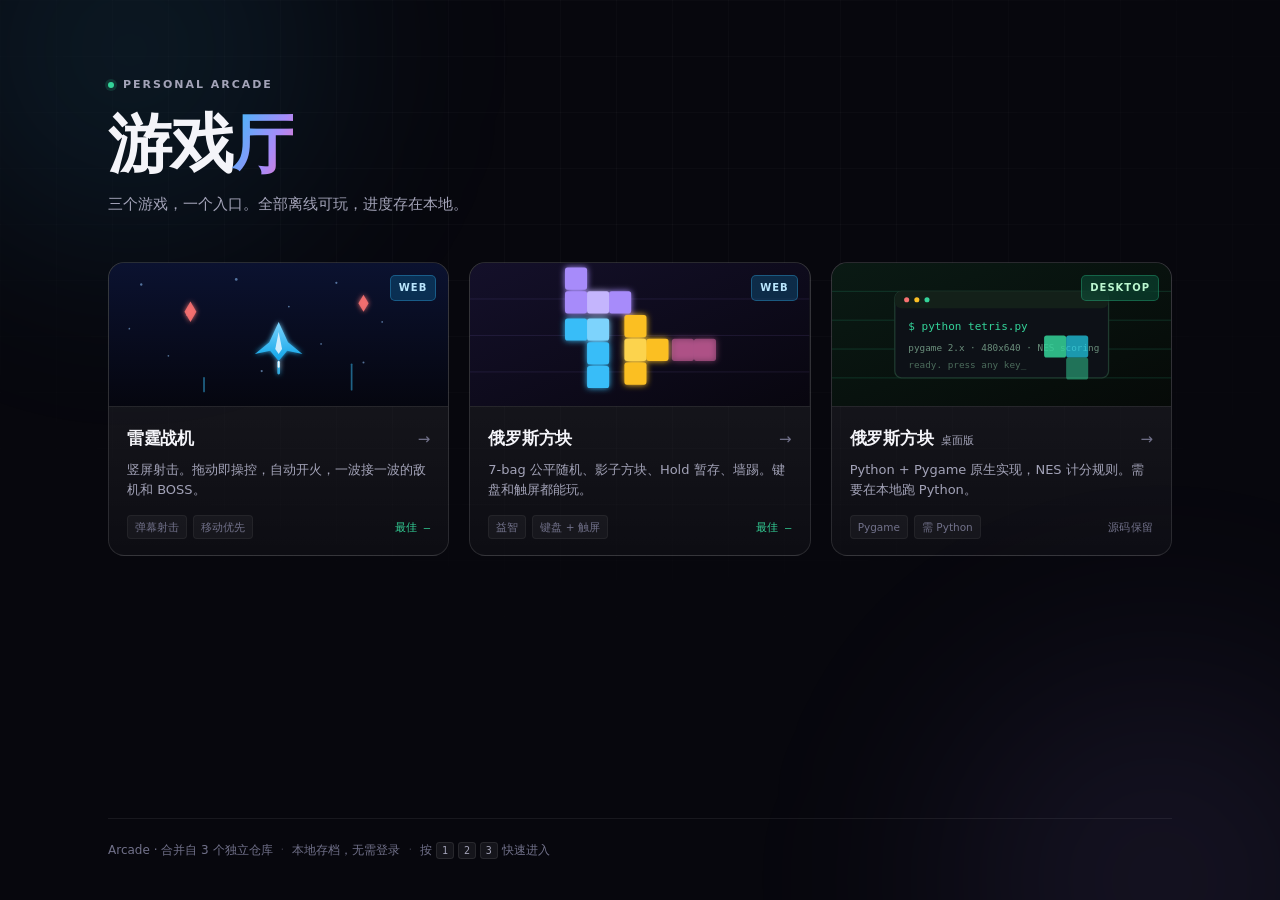
<file: index.html>
<!DOCTYPE html>
<html lang="zh-CN">
<head>
<meta charset="UTF-8">
<meta name="viewport" content="width=device-width, initial-scale=1.0, viewport-fit=cover">
<title>游戏厅 · Arcade</title>
<meta name="description" content="三个小游戏，一个入口：雷霆战机、俄罗斯方块、俄罗斯方块桌面版">
<link rel="stylesheet" href="assets/hub.css">
</head>
<body>

<div class="glow glow-a"></div>
<div class="glow glow-b"></div>
<div class="grid-lines"></div>

<main class="shell">

  <header class="masthead">
    <div class="eyebrow">
      <span class="dot"></span>
      PERSONAL ARCADE
    </div>
    <h1>游戏<span class="accent">厅</span></h1>
    <p class="tagline">三个游戏，一个入口。全部离线可玩，进度存在本地。</p>
  </header>

  <section class="cards" id="cards">

    <!-- 雷霆战机 -->
    <a class="card card-thunder" href="games/thunder-fighter/index.html">
      <div class="cover">
        <svg viewBox="0 0 400 170" preserveAspectRatio="xMidYMid slice" aria-hidden="true">
          <defs>
            <linearGradient id="skyThunder" x1="0" y1="0" x2="0" y2="1">
              <stop offset="0%" stop-color="#0b1230"/>
              <stop offset="100%" stop-color="#05060f"/>
            </linearGradient>
            <linearGradient id="shipBody" x1="0" y1="0" x2="0" y2="1">
              <stop offset="0%" stop-color="#7dd3fc"/>
              <stop offset="100%" stop-color="#0ea5e9"/>
            </linearGradient>
            <filter id="glowThunder">
              <feGaussianBlur stdDeviation="3" result="b"/>
              <feMerge><feMergeNode in="b"/><feMergeNode in="SourceGraphic"/></feMerge>
            </filter>
          </defs>
          <rect width="400" height="170" fill="url(#skyThunder)"/>
          <g fill="#93c5fd" opacity="0.55">
            <circle cx="38" cy="26" r="1.4"/><circle cx="92" cy="62" r="1"/><circle cx="150" cy="20" r="1.6"/>
            <circle cx="212" cy="52" r="1.1"/><circle cx="268" cy="24" r="1.3"/><circle cx="322" cy="70" r="1"/>
            <circle cx="356" cy="32" r="1.5"/><circle cx="70" cy="110" r="1"/><circle cx="300" cy="118" r="1.2"/>
            <circle cx="24" cy="78" r="1"/><circle cx="180" cy="128" r="1.3"/><circle cx="250" cy="96" r="1"/>
          </g>
          <g filter="url(#glowThunder)">
            <g transform="translate(200 96)">
              <path d="M0 -26 L11 -2 L28 12 L10 8 L0 20 L-10 8 L-28 12 L-11 -2 Z" fill="url(#shipBody)"/>
              <path d="M0 -14 L4 6 L0 12 L-4 6 Z" fill="#e0f2fe" opacity="0.9"/>
              <rect x="-1.6" y="20" width="3.2" height="16" rx="1.6" fill="#38bdf8" opacity="0.85"/>
              <rect x="-1.2" y="20" width="2.4" height="8" rx="1.2" fill="#f0f9ff"/>
            </g>
            <g fill="#f87171" opacity="0.9">
              <path d="M96 46 l7 12 -7 12 -7 -12 z"/>
              <path d="M300 38 l6 10 -6 10 -6 -10 z"/>
            </g>
          </g>
          <g stroke="#38bdf8" stroke-width="2" stroke-linecap="round" opacity="0.5">
            <line x1="286" y1="150" x2="286" y2="120"/>
            <line x1="112" y1="152" x2="112" y2="136"/>
          </g>
        </svg>
        <span class="badge badge-web">WEB</span>
      </div>
      <div class="card-body">
        <div class="card-top">
          <h2>雷霆战机</h2>
          <span class="arrow">→</span>
        </div>
        <p class="desc">竖屏射击。拖动即操控，自动开火，一波接一波的敌机和 BOSS。</p>
        <div class="card-foot">
          <span class="chip">弹幕射击</span>
          <span class="chip">移动优先</span>
          <span class="best" data-best="thunder">最佳 —</span>
        </div>
      </div>
    </a>

    <!-- 俄罗斯方块 Web -->
    <a class="card card-tetris" href="games/tetris/index.html">
      <div class="cover">
        <svg viewBox="0 0 400 170" preserveAspectRatio="xMidYMid slice" aria-hidden="true">
          <defs>
            <linearGradient id="skyTetris" x1="0" y1="0" x2="1" y2="1">
              <stop offset="0%" stop-color="#14102a"/>
              <stop offset="100%" stop-color="#08060f"/>
            </linearGradient>
            <filter id="glowTetris">
              <feGaussianBlur stdDeviation="4" result="b"/>
              <feMerge><feMergeNode in="b"/><feMergeNode in="SourceGraphic"/></feMerge>
            </filter>
          </defs>
          <rect width="400" height="170" fill="url(#skyTetris)"/>
          <g opacity="0.13" stroke="#a78bfa" stroke-width="1">
            <line x1="0" y1="43" x2="400" y2="43"/><line x1="0" y1="86" x2="400" y2="86"/>
            <line x1="0" y1="129" x2="400" y2="129"/>
          </g>
          <g filter="url(#glowTetris)" transform="translate(112 6)">
            <g transform="translate(0 0)">
              <rect x="0" y="0" width="26" height="26" rx="3" fill="#a78bfa"/>
              <rect x="0" y="28" width="26" height="26" rx="3" fill="#a78bfa"/>
              <rect x="26" y="28" width="26" height="26" rx="3" fill="#c4b5fd"/>
              <rect x="52" y="28" width="26" height="26" rx="3" fill="#a78bfa"/>
            </g>
            <g transform="translate(0 60)">
              <rect x="0" y="0" width="26" height="26" rx="3" fill="#38bdf8"/>
              <rect x="26" y="0" width="26" height="26" rx="3" fill="#7dd3fc"/>
              <rect x="26" y="28" width="26" height="26" rx="3" fill="#38bdf8"/>
              <rect x="26" y="56" width="26" height="26" rx="3" fill="#38bdf8"/>
            </g>
            <g transform="translate(70 56)">
              <rect x="0" y="0" width="26" height="26" rx="3" fill="#fbbf24"/>
              <rect x="0" y="28" width="26" height="26" rx="3" fill="#fcd34d"/>
              <rect x="26" y="28" width="26" height="26" rx="3" fill="#fbbf24"/>
              <rect x="0" y="56" width="26" height="26" rx="3" fill="#fbbf24"/>
            </g>
            <g transform="translate(126 84)">
              <rect x="0" y="0" width="26" height="26" rx="3" fill="#f472b6" opacity="0.45"/>
              <rect x="26" y="0" width="26" height="26" rx="3" fill="#f472b6" opacity="0.45"/>
            </g>
          </g>
        </svg>
        <span class="badge badge-web">WEB</span>
      </div>
      <div class="card-body">
        <div class="card-top">
          <h2>俄罗斯方块</h2>
          <span class="arrow">→</span>
        </div>
        <p class="desc">7-bag 公平随机、影子方块、Hold 暂存、墙踢。键盘和触屏都能玩。</p>
        <div class="card-foot">
          <span class="chip">益智</span>
          <span class="chip">键盘 + 触屏</span>
          <span class="best" data-best="tetris">最佳 —</span>
        </div>
      </div>
    </a>

    <!-- Python 桌面版 -->
    <a class="card card-pygame" href="games/tetris-pygame/index.html">
      <div class="cover">
        <svg viewBox="0 0 400 170" preserveAspectRatio="xMidYMid slice" aria-hidden="true">
          <defs>
            <linearGradient id="skyPy" x1="0" y1="0" x2="1" y2="1">
              <stop offset="0%" stop-color="#0a1a14"/>
              <stop offset="100%" stop-color="#060a08"/>
            </linearGradient>
          </defs>
          <rect width="400" height="170" fill="url(#skyPy)"/>
          <g opacity="0.2" stroke="#34d399" stroke-width="1">
            <line x1="0" y1="34" x2="400" y2="34"/><line x1="0" y1="68" x2="400" y2="68"/>
            <line x1="0" y1="102" x2="400" y2="102"/><line x1="0" y1="136" x2="400" y2="136"/>
          </g>
          <g transform="translate(74 34)">
            <rect x="0" y="0" width="252" height="102" rx="8" fill="#0d1117" stroke="#1f3b2f" stroke-width="1.5"/>
            <rect x="0" y="0" width="252" height="20" rx="8" fill="#132019"/>
            <circle cx="14" cy="10" r="3" fill="#f87171"/>
            <circle cx="26" cy="10" r="3" fill="#fbbf24"/>
            <circle cx="38" cy="10" r="3" fill="#34d399"/>
            <text x="16" y="46" font-family="ui-monospace, Consolas, monospace" font-size="13" fill="#34d399">$ python tetris.py</text>
            <text x="16" y="70" font-family="ui-monospace, Consolas, monospace" font-size="11" fill="#6b8f7c">pygame 2.x · 480x640 · NES scoring</text>
            <text x="16" y="90" font-family="ui-monospace, Consolas, monospace" font-size="11" fill="#4b6b5b">ready. press any key_</text>
            <rect x="176" y="52" width="26" height="26" rx="3" fill="#34d399" opacity="0.85"/>
            <rect x="202" y="52" width="26" height="26" rx="3" fill="#22d3ee" opacity="0.7"/>
            <rect x="202" y="78" width="26" height="26" rx="3" fill="#34d399" opacity="0.5"/>
          </g>
        </svg>
        <span class="badge badge-desktop">DESKTOP</span>
      </div>
      <div class="card-body">
        <div class="card-top">
          <h2>俄罗斯方块 <span class="sup">桌面版</span></h2>
          <span class="arrow">→</span>
        </div>
        <p class="desc">Python + Pygame 原生实现，NES 计分规则。需要在本地跑 Python。</p>
        <div class="card-foot">
          <span class="chip">Pygame</span>
          <span class="chip">需 Python</span>
          <span class="best muted">源码保留</span>
        </div>
      </div>
    </a>

  </section>

  <footer class="foot">
    <span>Arcade · 合并自 3 个独立仓库</span>
    <span class="sep">·</span>
    <span>本地存档，无需登录</span>
    <span class="sep">·</span>
    <span class="hint">按 <kbd>1</kbd> <kbd>2</kbd> <kbd>3</kbd> 快速进入</span>
  </footer>

</main>

<script src="assets/hub.js"></script>
</body>
</html>
</file>
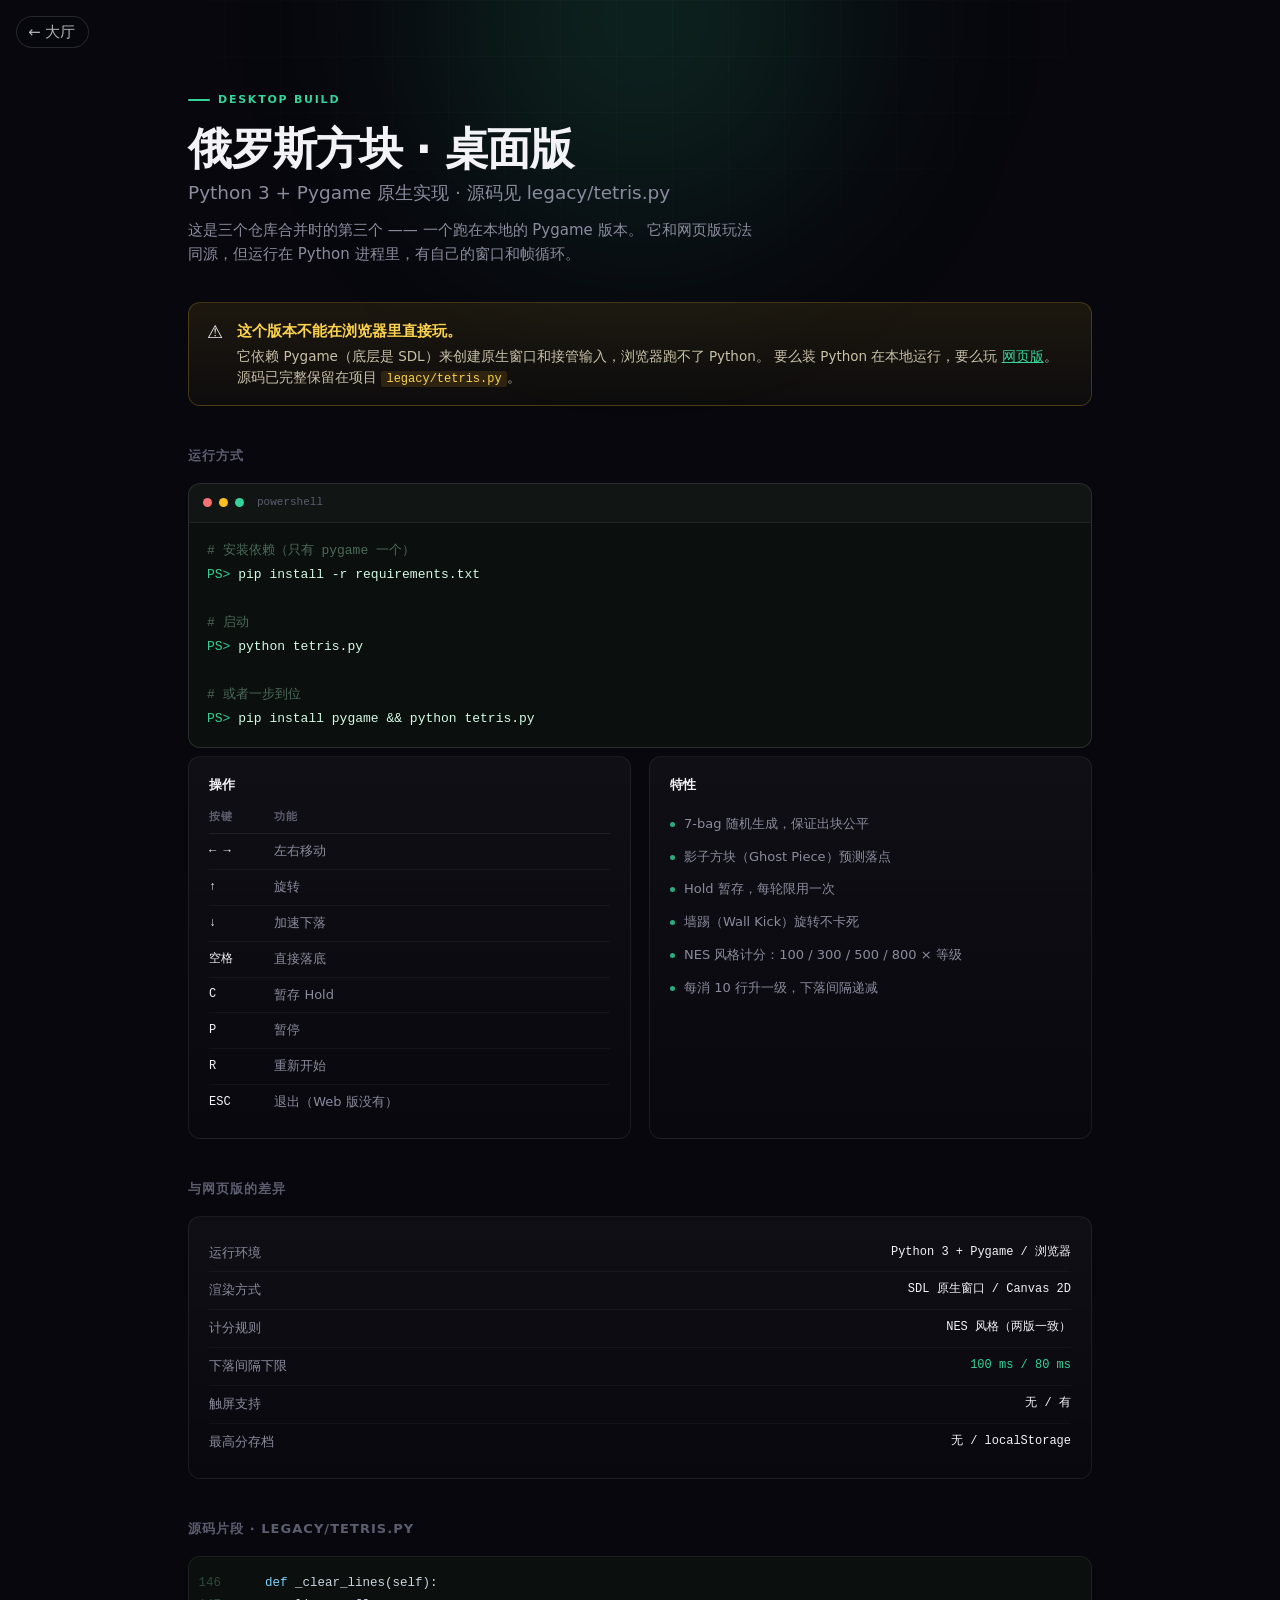
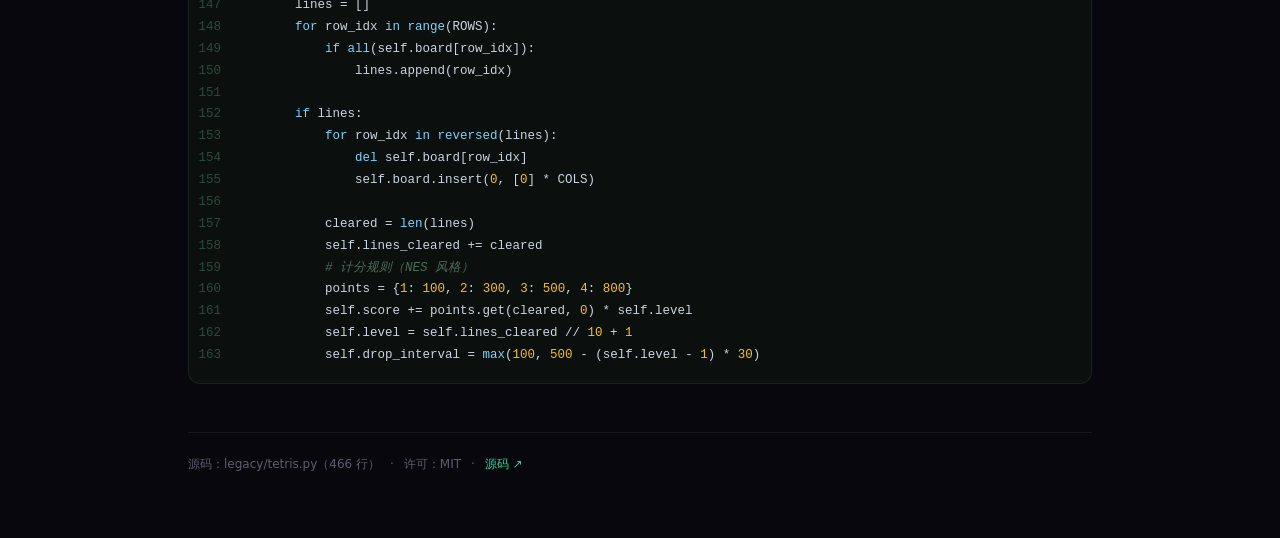
<file: games/tetris-pygame/index.html>
<!DOCTYPE html>
<html lang="zh-CN">
<head>
<meta charset="UTF-8">
<meta name="viewport" content="width=device-width, initial-scale=1.0">
<title>俄罗斯方块 · 桌面版 | 游戏厅</title>
<style>
  *, *::before, *::after { margin: 0; padding: 0; box-sizing: border-box; }

  :root {
    --bg: #07070d;
    --line: rgba(255, 255, 255, 0.07);
    --line-strong: rgba(255, 255, 255, 0.13);
    --text: #f2f2f7;
    --muted: #8b8b9e;
    --dim: #5d5d70;
    --acc: #34d399;
    --acc-soft: rgba(52, 211, 153, 0.14);
  }

  html { -webkit-text-size-adjust: 100%; }

  body {
    min-height: 100vh;
    background: var(--bg);
    color: var(--text);
    font-family: "Inter", system-ui, -apple-system, "Segoe UI", "PingFang SC", "Microsoft YaHei", sans-serif;
    font-size: 15px;
    line-height: 1.6;
    -webkit-font-smoothing: antialiased;
    position: relative;
    overflow-x: hidden;
  }

  .glow {
    position: fixed;
    width: 640px; height: 640px;
    top: -300px; left: 50%;
    transform: translateX(-50%);
    border-radius: 50%;
    background: radial-gradient(circle, rgba(52, 211, 153, 0.18), transparent 68%);
    filter: blur(80px);
    pointer-events: none;
    z-index: 0;
  }

  .grid-lines {
    position: fixed;
    inset: 0;
    pointer-events: none;
    z-index: 0;
    background-image:
      linear-gradient(rgba(255,255,255,0.02) 1px, transparent 1px),
      linear-gradient(90deg, rgba(255,255,255,0.02) 1px, transparent 1px);
    background-size: 56px 56px;
    mask-image: radial-gradient(ellipse 80% 60% at 50% 0%, #000 10%, transparent 75%);
    -webkit-mask-image: radial-gradient(ellipse 80% 60% at 50% 0%, #000 10%, transparent 75%);
  }

  .back {
    position: fixed;
    left: 16px; top: 16px;
    z-index: 10;
    display: inline-flex;
    align-items: center;
    gap: 5px;
    height: 32px;
    padding: 0 13px 0 11px;
    border-radius: 16px;
    font: 600 12px/1 inherit;
    color: rgba(255,255,255,0.7);
    background: rgba(8,8,14,0.6);
    border: 1px solid var(--line-strong);
    backdrop-filter: blur(12px);
    -webkit-backdrop-filter: blur(12px);
    text-decoration: none;
    transition: background .2s, color .2s, border-color .2s;
  }
  .back:hover { color: #fff; background: rgba(20,20,32,0.9); border-color: rgba(255,255,255,0.28); }

  .wrap {
    position: relative;
    z-index: 1;
    max-width: 960px;
    margin: 0 auto;
    padding: 84px 28px 64px;
  }

  .eyebrow {
    display: inline-flex;
    align-items: center;
    gap: 8px;
    font-size: 11px;
    font-weight: 600;
    letter-spacing: 0.16em;
    text-transform: uppercase;
    color: var(--acc);
    margin-bottom: 16px;
  }
  .eyebrow .bar {
    width: 22px; height: 2px;
    background: var(--acc);
    border-radius: 1px;
  }

  h1 {
    font-size: clamp(30px, 4.4vw, 44px);
    font-weight: 700;
    letter-spacing: -0.03em;
    line-height: 1.1;
    margin-bottom: 14px;
  }
  h1 .sub {
    display: block;
    font-size: 0.42em;
    font-weight: 500;
    letter-spacing: 0;
    color: var(--muted);
    margin-top: 10px;
  }

  .lede {
    color: var(--muted);
    max-width: 60ch;
    margin-bottom: 36px;
  }

  .notice {
    display: flex;
    gap: 14px;
    padding: 16px 18px;
    border-radius: 12px;
    background: linear-gradient(180deg, rgba(251, 191, 36, 0.09), rgba(251, 191, 36, 0.03));
    border: 1px solid rgba(251, 191, 36, 0.22);
    margin-bottom: 40px;
  }
  .notice .ico { font-size: 18px; line-height: 1.4; flex-shrink: 0; }
  .notice strong { color: #fcd34d; font-weight: 650; }
  .notice p { font-size: 13.5px; color: #c9c2a8; margin-top: 3px; }
  .notice code {
    font-family: ui-monospace, Consolas, monospace;
    font-size: 12px;
    padding: 1px 5px;
    border-radius: 3px;
    background: rgba(251, 191, 36, 0.12);
    color: #fcd34d;
  }

  h2 {
    font-size: 13px;
    font-weight: 650;
    letter-spacing: 0.08em;
    text-transform: uppercase;
    color: var(--dim);
    margin: 40px 0 16px;
  }

  /* 命令行 */
  .terminal {
    border-radius: 12px;
    border: 1px solid var(--line-strong);
    background: #0b0f0d;
    overflow: hidden;
    margin-bottom: 8px;
  }
  .terminal-bar {
    display: flex;
    align-items: center;
    gap: 7px;
    padding: 10px 14px;
    background: rgba(255,255,255,0.025);
    border-bottom: 1px solid var(--line);
  }
  .terminal-bar i {
    width: 9px; height: 9px; border-radius: 50%;
    display: block;
  }
  .terminal-bar i:nth-child(1) { background: #f87171; }
  .terminal-bar i:nth-child(2) { background: #fbbf24; }
  .terminal-bar i:nth-child(3) { background: #34d399; }
  .terminal-bar span {
    margin-left: 6px;
    font-size: 11px;
    color: var(--dim);
    font-family: ui-monospace, Consolas, monospace;
  }
  .terminal pre {
    padding: 16px 18px;
    font-family: ui-monospace, "SF Mono", Consolas, monospace;
    font-size: 13px;
    line-height: 1.85;
    color: #d1fae5;
    overflow-x: auto;
  }
  .terminal .prompt { color: var(--acc); user-select: none; }
  .terminal .cmt { color: #4b6b5b; }

  /* 两栏 */
  .cols {
    display: grid;
    grid-template-columns: 1fr 1fr;
    gap: 18px;
  }

  .panel {
    border: 1px solid var(--line);
    border-radius: 12px;
    background: linear-gradient(180deg, rgba(255,255,255,0.035), rgba(255,255,255,0.008));
    padding: 18px 20px;
  }
  .panel h3 {
    font-size: 13px;
    font-weight: 650;
    color: var(--text);
    margin-bottom: 12px;
  }

  table { width: 100%; border-collapse: collapse; font-size: 13px; }
  th {
    text-align: left;
    font-weight: 600;
    font-size: 11px;
    letter-spacing: 0.05em;
    text-transform: uppercase;
    color: var(--dim);
    padding-bottom: 8px;
    border-bottom: 1px solid var(--line);
  }
  td {
    padding: 7px 0;
    border-bottom: 1px solid rgba(255,255,255,0.04);
    color: var(--muted);
  }
  tr:last-child td { border-bottom: none; }
  td:first-child { color: var(--text); font-family: ui-monospace, Consolas, monospace; font-size: 12px; }
  td code {
    font-family: ui-monospace, Consolas, monospace;
    font-size: 11.5px;
    padding: 1.5px 5px;
    border-radius: 3px;
    background: rgba(255,255,255,0.06);
    color: #cbd5e1;
  }

  .feat { list-style: none; font-size: 13px; }
  .feat li {
    display: flex;
    gap: 9px;
    padding: 6px 0;
    color: var(--muted);
  }
  .feat li::before {
    content: "";
    flex-shrink: 0;
    width: 5px; height: 5px;
    border-radius: 50%;
    background: var(--acc);
    margin-top: 8px;
    opacity: 0.8;
  }

  .diff { font-size: 13px; }
  .diff .row {
    display: flex;
    justify-content: space-between;
    gap: 12px;
    padding: 8px 0;
    border-bottom: 1px solid rgba(255,255,255,0.04);
  }
  .diff .row:last-child { border-bottom: none; }
  .diff .k { color: var(--muted); }
  .diff .v { font-family: ui-monospace, Consolas, monospace; font-size: 12px; color: var(--text); }
  .diff .v.hi { color: var(--acc); }

  /* 源码 */
  .code {
    border-radius: 12px;
    border: 1px solid var(--line);
    background: #0b0f0d;
    overflow: hidden;
  }
  .code pre {
    padding: 16px 0;
    font-family: ui-monospace, "SF Mono", Consolas, monospace;
    font-size: 12.5px;
    line-height: 1.75;
    overflow-x: auto;
    color: #cbd5e1;
  }
  .code .ln {
    display: inline-block;
    width: 46px;
    padding-right: 14px;
    text-align: right;
    color: #2f4a3c;
    user-select: none;
  }
  .code .kw { color: #7dd3fc; }
  .code .num { color: #fbbf24; }
  .code .str { color: #86efac; }
  .code .cm { color: #4b6b5b; font-style: italic; }

  .foot {
    margin-top: 48px;
    padding-top: 22px;
    border-top: 1px solid var(--line);
    display: flex;
    gap: 10px;
    flex-wrap: wrap;
    font-size: 12px;
    color: var(--dim);
  }

  @media (max-width: 760px) {
    .cols { grid-template-columns: 1fr; }
    .wrap { padding: 76px 18px 48px; }
  }
</style>
</head>
<body>

<div class="glow"></div>
<div class="grid-lines"></div>

<a class="back" href="../../index.html">&larr; 大厅</a>

<div class="wrap">

  <div class="eyebrow"><span class="bar"></span>Desktop Build</div>

  <h1>
    俄罗斯方块 · 桌面版
    <span class="sub">Python 3 + Pygame 原生实现 · 源码见 legacy/tetris.py</span>
  </h1>

  <p class="lede">
    这是三个仓库合并时的第三个 —— 一个跑在本地的 Pygame 版本。
    它和网页版玩法同源，但运行在 Python 进程里，有自己的窗口和帧循环。
  </p>

  <div class="notice">
    <div class="ico">⚠️</div>
    <div>
      <strong>这个版本不能在浏览器里直接玩。</strong>
      <p>
        它依赖 Pygame（底层是 SDL）来创建原生窗口和接管输入，浏览器跑不了 Python。
        要么装 Python 在本地运行，要么玩 <a href="../tetris/index.html" style="color:#34d399">网页版</a>。
        源码已完整保留在项目 <code>legacy/tetris.py</code>。
      </p>
    </div>
  </div>

  <h2>运行方式</h2>
  <div class="terminal">
    <div class="terminal-bar"><i></i><i></i><i></i><span>powershell</span></div>
<pre><span class="cmt"># 安装依赖（只有 pygame 一个）</span>
<span class="prompt">PS&gt;</span> pip install -r requirements.txt

<span class="cmt"># 启动</span>
<span class="prompt">PS&gt;</span> python tetris.py

<span class="cmt"># 或者一步到位</span>
<span class="prompt">PS&gt;</span> pip install pygame &amp;&amp; python tetris.py</pre>
  </div>

  <div class="cols">

    <div class="panel">
      <h3>操作</h3>
      <table>
        <tr><th>按键</th><th>功能</th></tr>
        <tr><td>&larr; &rarr;</td><td>左右移动</td></tr>
        <tr><td>&uarr;</td><td>旋转</td></tr>
        <tr><td>&darr;</td><td>加速下落</td></tr>
        <tr><td>空格</td><td>直接落底</td></tr>
        <tr><td>C</td><td>暂存 Hold</td></tr>
        <tr><td>P</td><td>暂停</td></tr>
        <tr><td>R</td><td>重新开始</td></tr>
        <tr><td>ESC</td><td>退出（Web 版没有）</td></tr>
      </table>
    </div>

    <div class="panel">
      <h3>特性</h3>
      <ul class="feat">
        <li>7-bag 随机生成，保证出块公平</li>
        <li>影子方块（Ghost Piece）预测落点</li>
        <li>Hold 暂存，每轮限用一次</li>
        <li>墙踢（Wall Kick）旋转不卡死</li>
        <li>NES 风格计分：100 / 300 / 500 / 800 &times; 等级</li>
        <li>每消 10 行升一级，下落间隔递减</li>
      </ul>
    </div>

  </div>

  <h2>与网页版的差异</h2>
  <div class="panel diff">
    <div class="row"><span class="k">运行环境</span><span class="v">Python 3 + Pygame / 浏览器</span></div>
    <div class="row"><span class="k">渲染方式</span><span class="v">SDL 原生窗口 / Canvas 2D</span></div>
    <div class="row"><span class="k">计分规则</span><span class="v">NES 风格（两版一致）</span></div>
    <div class="row"><span class="k">下落间隔下限</span><span class="v hi">100 ms / 80 ms</span></div>
    <div class="row"><span class="k">触屏支持</span><span class="v">无 / 有</span></div>
    <div class="row"><span class="k">最高分存档</span><span class="v">无 / localStorage</span></div>
  </div>

  <h2>源码片段 · legacy/tetris.py</h2>
  <div class="code">
<pre><span class="ln">146</span>    <span class="kw">def</span> _clear_lines(self):
<span class="ln">147</span>        lines = []
<span class="ln">148</span>        <span class="kw">for</span> row_idx <span class="kw">in</span> <span class="kw">range</span>(ROWS):
<span class="ln">149</span>            <span class="kw">if</span> <span class="kw">all</span>(self.board[row_idx]):
<span class="ln">150</span>                lines.append(row_idx)
<span class="ln">151</span>
<span class="ln">152</span>        <span class="kw">if</span> lines:
<span class="ln">153</span>            <span class="kw">for</span> row_idx <span class="kw">in</span> <span class="kw">reversed</span>(lines):
<span class="ln">154</span>                <span class="kw">del</span> self.board[row_idx]
<span class="ln">155</span>                self.board.insert(<span class="num">0</span>, [<span class="num">0</span>] * COLS)
<span class="ln">156</span>
<span class="ln">157</span>            cleared = <span class="kw">len</span>(lines)
<span class="ln">158</span>            self.lines_cleared += cleared
<span class="ln">159</span>            <span class="cm"># 计分规则（NES 风格）</span>
<span class="ln">160</span>            points = {<span class="num">1</span>: <span class="num">100</span>, <span class="num">2</span>: <span class="num">300</span>, <span class="num">3</span>: <span class="num">500</span>, <span class="num">4</span>: <span class="num">800</span>}
<span class="ln">161</span>            self.score += points.get(cleared, <span class="num">0</span>) * self.level
<span class="ln">162</span>            self.level = self.lines_cleared // <span class="num">10</span> + <span class="num">1</span>
<span class="ln">163</span>            self.drop_interval = <span class="kw">max</span>(<span class="num">100</span>, <span class="num">500</span> - (self.level - <span class="num">1</span>) * <span class="num">30</span>)</pre>
  </div>

  <div class="foot">
    <span>源码：legacy/tetris.py（466 行）</span>
    <span>·</span>
    <span>许可：MIT</span>
    <span>·</span>
    <a href="https://github.com/jiangsubk/game-hub/blob/main/legacy/tetris.py" style="color:#34d399;text-decoration:none">源码 ↗</a>
  </div>

</div>

</body>
</html>
</file>
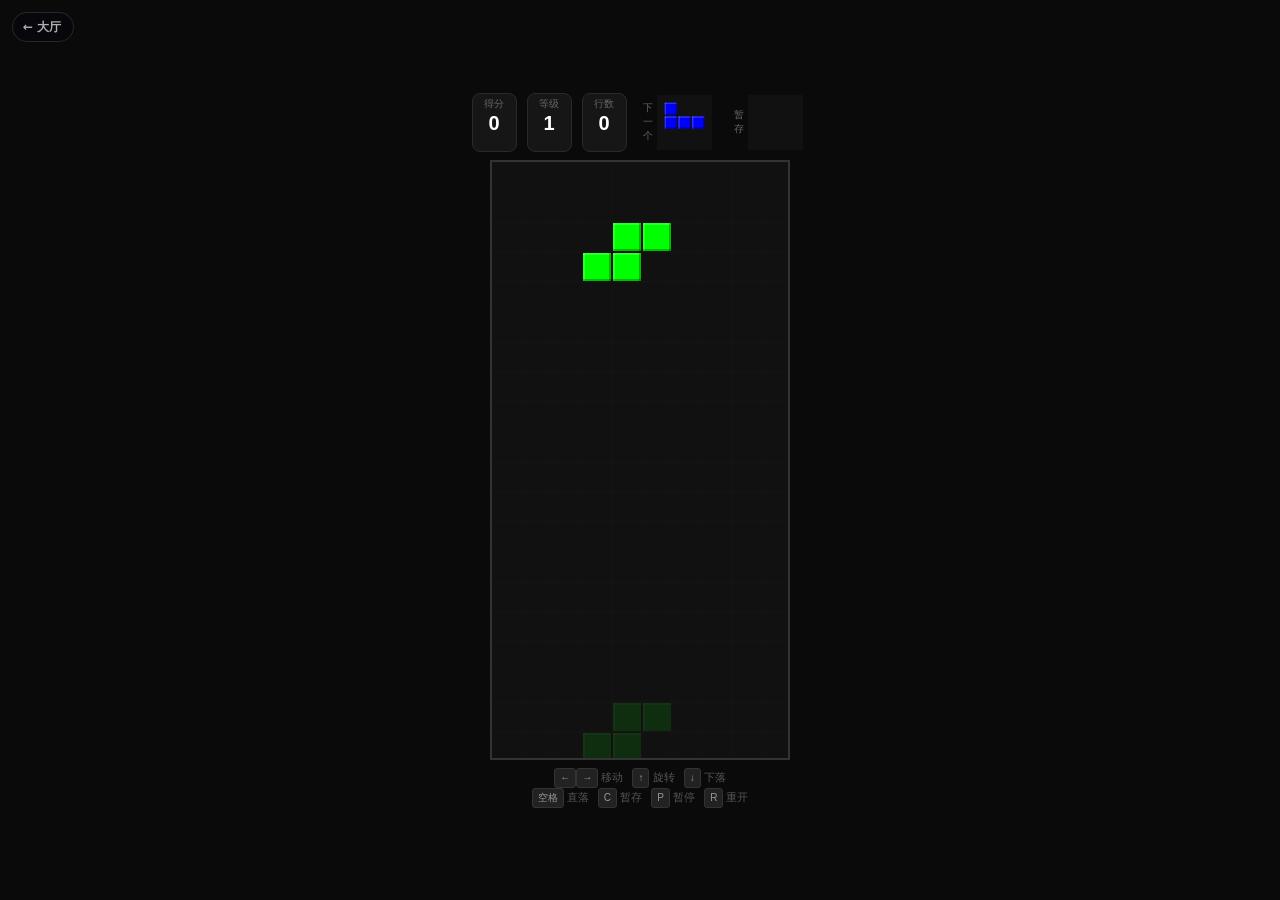
<file: games/tetris/index.html>
<!DOCTYPE html>
<html lang="zh-CN">
<head>
<meta charset="UTF-8">
<meta name="viewport" content="width=device-width, initial-scale=1.0, maximum-scale=1.0, user-scalable=no">
<title>俄罗斯方块</title>
<style>
* { margin: 0; padding: 0; box-sizing: border-box; }
html, body {
  height: 100%; overflow: hidden;
  background: #0a0a0a;
  color: #fff;
  font-family: 'Segoe UI', 'PingFang SC', 'Microsoft YaHei', sans-serif;
  user-select: none;
  -webkit-user-select: none;
  -webkit-touch-callout: none;
  touch-action: none;
}

/* ========== 布局 ========== */
.container {
  display: flex;
  flex-direction: column;
  align-items: center;
  height: 100%;
  padding: 4px;
  gap: 4px;
}

/* ========== 顶部信息栏 ========== */
.top-bar {
  display: flex;
  gap: 6px;
  width: 100%;
  max-width: 350px;
  justify-content: center;
  flex-shrink: 0;
}
.info-box {
  background: #161616;
  border: 1px solid #2a2a2a;
  border-radius: 8px;
  padding: 4px 6px;
  text-align: center;
  flex: 1;
  min-width: 0;
}
.info-box .label {
  font-size: 9.5px;
  color: #666;
  letter-spacing: 0.5px;
  margin-bottom: 1px;
  white-space: nowrap;
}
.info-box .value {
  font-size: 20px;
  font-weight: 700;
  font-variant-numeric: tabular-nums;
}
.preview-mini {
  display: flex;
  align-items: center;
  justify-content: center;
  gap: 4px;
  flex: 1;
  padding: 2px 6px;
}
.preview-mini .label {
  font-size: 10px;
  color: #666;
}
.preview-mini canvas {
  display: block;
  width: 55px;
  height: 55px;
}

/* ========== 游戏区域 ========== */
.board-wrap {
  position: relative;
  border: 2px solid #333;
  background: #111;
  flex-shrink: 0;
  overflow: hidden;
  /* 大小由 JS 动态设置 */
}
#gameCanvas { display: block; }

/* 覆盖层 */
.overlay {
  position: absolute;
  top: 0; left: 0; right: 0; bottom: 0;
  background: rgba(0,0,0,0.78);
  display: none;
  flex-direction: column;
  justify-content: center;
  align-items: center;
  gap: 10px;
}
.overlay.show { display: flex; }
.overlay h1 { font-size: 28px; letter-spacing: 3px; }
.overlay p  { font-size: 14px; color: #aaa; }
.overlay .btn {
  margin-top: 6px;
  padding: 10px 28px;
  font-size: 15px;
  background: #2a2a2a;
  color: #fff;
  border: 1px solid #555;
  border-radius: 8px;
  cursor: pointer;
}
.overlay .btn:active { background: #444; }

/* ========== 触屏按钮 ========== */
.touch-row {
  display: flex;
  gap: 5px;
  justify-content: center;
  flex-shrink: 0;
  width: 100%;
  max-width: 350px;
}
.touch-btn {
  flex: 1;
  height: 58px;
  border: 1px solid #444;
  border-radius: 10px;
  background: #1a1a1a;
  color: #ccc;
  font-size: 24px;
  cursor: pointer;
  touch-action: manipulation;
  display: flex;
  align-items: center;
  justify-content: center;
  transition: all 0.05s;
  -webkit-tap-highlight-color: transparent;
}
.touch-btn:active { background: #333; transform: scale(0.95); }
.touch-btn.drop-btn {
  background: #2a1a0a;
  border-color: #664400;
}
.touch-btn.drop-btn:active { background: #3a2810; }
.touch-btn.hold-btn {
  background: #0a1a2a;
  border-color: #004466;
}
.touch-btn.hold-btn:active { background: #10283a; }

/* 底部第二行按钮更集中一些 */
.touch-row-narrow .touch-btn {
  flex: 0 0 64px;
}
.touch-row-narrow .touch-btn.wide {
  flex: 0 0 128px;
}

/* ========== 键盘提示（桌面端） ========== */
.keys-hint {
  display: none;
  font-size: 11px;
  color: #555;
  text-align: center;
  flex-shrink: 0;
  line-height: 1.6;
}
.keys-hint kbd {
  display: inline-block;
  padding: 1px 5px;
  background: #222;
  border: 1px solid #333;
  border-radius: 3px;
  font-family: inherit;
  font-size: 10px;
  color: #999;
}

/* ========== 响应式 ========== */

/* 桌面：显示键盘提示，隐藏触屏按钮，水平布局 */
@media (pointer: fine) and (min-width: 600px) {
  .container {
    flex-direction: row;
    justify-content: center;
    gap: 16px;
    padding: 20px;
  }
  .left-col {
    display: flex;
    flex-direction: column;
    align-items: center;
    gap: 8px;
  }
  .top-bar {
    max-width: none;
    gap: 10px;
  }
  .touch-row { display: none; }
  .keys-hint { display: block; }
}

/* 手机小屏优化 */
@media (max-height: 700px) {
  .info-box .value { font-size: 16px; }
  .preview-mini canvas { width: 44px; height: 44px; }
  .touch-btn { height: 50px; font-size: 20px; }
  .touch-row-narrow .touch-btn { flex: 0 0 54px; }
  .touch-row-narrow .touch-btn.wide { flex: 0 0 108px; }
  .top-bar { gap: 4px; }
  .container { gap: 2px; padding: 2px; }
}

@media (max-height: 600px) {
  .info-box .value { font-size: 14px; }
  .preview-mini canvas { width: 36px; height: 36px; }
  .touch-btn { height: 44px; font-size: 18px; }
  .touch-row-narrow .touch-btn { flex: 0 0 48px; }
  .touch-row-narrow .touch-btn.wide { flex: 0 0 96px; }
}
/* ---------- Arcade Hub: 返回大厅 ---------- */
.hub-back {
  position: fixed;
  left: 12px;
  top: 12px;
  z-index: 9999;
  display: inline-flex;
  align-items: center;
  gap: 5px;
  height: 30px;
  padding: 0 12px 0 10px;
  border-radius: 15px;
  font: 600 12px/1 system-ui, -apple-system, "Segoe UI", "Microsoft YaHei", sans-serif;
  color: rgba(255, 255, 255, 0.68);
  background: rgba(8, 8, 14, 0.58);
  border: 1px solid rgba(255, 255, 255, 0.13);
  -webkit-backdrop-filter: blur(12px);
  backdrop-filter: blur(12px);
  text-decoration: none;
  transition: background 0.2s ease, color 0.2s ease, border-color 0.2s ease, transform 0.12s ease;
}
.hub-back:hover {
  color: #fff;
  background: rgba(18, 18, 30, 0.85);
  border-color: rgba(255, 255, 255, 0.3);
}
.hub-back:active { transform: scale(0.95); }
@media (max-width: 520px) {
  .hub-back { height: 26px; padding: 0 9px 0 7px; font-size: 11px; left: 8px; top: 8px; }
}
</style>
</head>
<body>

<a class="hub-back" href="../../index.html" title="返回游戏厅">&larr; 大厅</a>

<div class="container">
  <div class="left-col">
    <!-- 顶部信息栏 -->
    <div class="top-bar">
      <div class="info-box">
        <div class="label">得分</div>
        <div class="value" id="scoreDisplay">0</div>
      </div>
      <div class="info-box">
        <div class="label">等级</div>
        <div class="value" id="levelDisplay">1</div>
      </div>
      <div class="info-box">
        <div class="label">行数</div>
        <div class="value" id="linesDisplay">0</div>
      </div>
      <div class="preview-mini">
        <span class="label">下一个</span>
        <canvas id="nextCanvas"></canvas>
      </div>
      <div class="preview-mini">
        <span class="label">暂存</span>
        <canvas id="holdCanvas"></canvas>
      </div>
    </div>

    <!-- 游戏区域 -->
    <div class="board-wrap" id="boardWrap">
      <canvas id="gameCanvas"></canvas>
      <div class="overlay" id="gameOverlay">
        <h1 id="overlayTitle">游戏结束</h1>
        <p id="overlaySub">得分: 0</p>
        <button class="btn" id="restartBtn">重新开始</button>
      </div>
    </div>

    <!-- 键盘提示（桌面端） -->
    <div class="keys-hint">
      <kbd>←</kbd><kbd>→</kbd> 移动 &nbsp; <kbd>↑</kbd> 旋转 &nbsp; <kbd>↓</kbd> 下落<br>
      <kbd>空格</kbd> 直落 &nbsp; <kbd>C</kbd> 暂存 &nbsp; <kbd>P</kbd> 暂停 &nbsp; <kbd>R</kbd> 重开
    </div>
  </div>

  <!-- 触屏按钮（手机） -->
  <div class="touch-row">
    <button class="touch-btn" data-action="hold">📦</button>
    <button class="touch-btn" data-action="rotate">↻</button>
    <button class="touch-btn drop-btn" data-action="drop">⬇</button>
    <button class="touch-btn" data-action="pause">⏸</button>
  </div>
  <div class="touch-row touch-row-narrow">
    <button class="touch-btn" data-action="left">←</button>
    <button class="touch-btn wide" data-action="down">↓</button>
    <button class="touch-btn" data-action="right">→</button>
  </div>
</div>

<script>
// ==================== 常量 ====================
const COLS = 10;
const ROWS = 20;
let CELL = 28;     // 由 JS 自适应
const PREVIEW_CELL = 20;

const COLORS = {
  I: '#00ffff', O: '#ffff00', T: '#a000ff',
  S: '#00ff00', Z: '#ff0000', J: '#0000ff', L: '#ffa000',
};

const SHAPES = {
  I: [[0,0,0,0],[1,1,1,1],[0,0,0,0],[0,0,0,0]],
  O: [[1,1],[1,1]],
  T: [[0,1,0],[1,1,1],[0,0,0]],
  S: [[0,1,1],[1,1,0],[0,0,0]],
  Z: [[1,1,0],[0,1,1],[0,0,0]],
  J: [[1,0,0],[1,1,1],[0,0,0]],
  L: [[0,0,1],[1,1,1],[0,0,0]],
};

const PIECE_TYPES = Object.keys(SHAPES);

// ==================== DOM ====================
const canvas = document.getElementById('gameCanvas');
const ctx = canvas.getContext('2d');
const boardWrap = document.getElementById('boardWrap');
const nextCanvas = document.getElementById('nextCanvas');
const nextCtx = nextCanvas.getContext('2d');
const holdCanvas = document.getElementById('holdCanvas');
const holdCtx = holdCanvas.getContext('2d');

const scoreEl = document.getElementById('scoreDisplay');
const levelEl = document.getElementById('levelDisplay');
const linesEl = document.getElementById('linesDisplay');
const overlay = document.getElementById('gameOverlay');
const overlayTitle = document.getElementById('overlayTitle');
const overlaySub = document.getElementById('overlaySub');
const restartBtn = document.getElementById('restartBtn');

// ==================== Arcade Hub: 最高分存档 ====================
const BEST_KEY = 'gamehub:tetris:best';
function getBestScore() {
  try { return parseInt(localStorage.getItem(BEST_KEY) || '0', 10) || 0; } catch (e) { return 0; }
}
function saveBestScore(s) {
  try {
    if (s > getBestScore()) {
      localStorage.setItem(BEST_KEY, String(s));
      return s;
    }
  } catch (e) {}
  return getBestScore();
}

// ==================== 自适应尺寸 ====================
function resizeGame() {
  // 预览区域固定大小
  nextCanvas.width = 4 * PREVIEW_CELL;
  nextCanvas.height = 4 * PREVIEW_CELL;
  holdCanvas.width = 4 * PREVIEW_CELL;
  holdCanvas.height = 4 * PREVIEW_CELL;

  // 计算可用高度：容器高度 - 顶部栏 - 触屏按钮 - 间距
  const isMobile = window.matchMedia('(pointer: coarse)').matches;
  const isLandscape = window.innerWidth > window.innerHeight;

  if (isMobile && !isLandscape) {
    // 竖屏手机：按可用高度计算格子大小
    const topBarH = document.querySelector('.top-bar')?.offsetHeight || 50;
    const btnH = 58 * 2 + 5 + 4; // 两行按钮 + 间距
    const pad = 12;
    const availH = window.innerHeight - topBarH - btnH - pad;
    const availW = window.innerWidth - pad;
    const cellByH = Math.floor(availH / ROWS);
    const cellByW = Math.floor(availW / COLS);
    CELL = Math.min(cellByH, cellByW, 32); // 最大 32px
    CELL = Math.max(CELL, 16);             // 最小 16px
  } else {
    // 桌面或横屏：用当前值或手动设置
    CELL = 30;
    // 如果屏幕太矮则缩小
    if (window.innerHeight < 660) CELL = 24;
    if (window.innerHeight < 560) CELL = 20;
  }

  canvas.width = COLS * CELL;
  canvas.height = ROWS * CELL;
  boardWrap.style.width = canvas.width + 'px';
  boardWrap.style.height = canvas.height + 'px';
}

// ==================== 7-bag ====================
class Bag {
  constructor() { this.bag = []; this.fill(); }
  fill() {
    this.bag = [...PIECE_TYPES];
    for (let i = this.bag.length - 1; i > 0; i--) {
      const j = Math.floor(Math.random() * (i + 1));
      [this.bag[i], this.bag[j]] = [this.bag[j], this.bag[i]];
    }
  }
  next() {
    if (this.bag.length === 0) this.fill();
    return this.bag.pop();
  }
}

// ==================== 游戏核心 ====================
class Tetris {
  constructor() {
    this.reset();
  }

  reset() {
    this.board = Array.from({length: ROWS}, () => Array(COLS).fill(0));
    this.bag = new Bag();
    this.score = 0;
    this.level = 1;
    this.lines = 0;
    this.gameOver = false;
    this.paused = false;
    this.dropping = false;

    this.next = this.spawn();
    this.current = this.spawn();
    this.hold = null;
    this.holdUsed = false;

    this.dropTimer = 0;
    this.dropInterval = 500;
  }

  spawn() {
    const type = this.bag.next();
    const shape = SHAPES[type].map(r => [...r]);
    return {
      type, shape,
      x: Math.floor((COLS - shape[0].length) / 2),
      y: 0,
    };
  }

  rotateShape(shape) {
    return shape[0].map((_, i) => shape.map(r => r[i]).reverse());
  }

  collides(shape, x, y) {
    for (let r = 0; r < shape.length; r++) {
      for (let c = 0; c < shape[r].length; c++) {
        if (!shape[r][c]) continue;
        const bx = x + c, by = y + r;
        if (bx < 0 || bx >= COLS || by >= ROWS) return true;
        if (by >= 0 && this.board[by][bx]) return true;
      }
    }
    return false;
  }

  lock() {
    const p = this.current;
    for (let r = 0; r < p.shape.length; r++) {
      for (let c = 0; c < p.shape[r].length; c++) {
        if (!p.shape[r][c]) continue;
        const by = p.y + r;
        const bx = p.x + c;
        if (by >= 0) this.board[by][bx] = p.type;
      }
    }
    this.clearLines();
    this.current = this.next;
    this.next = this.spawn();
    this.holdUsed = false;
    if (this.collides(this.current.shape, this.current.x, this.current.y)) {
      this.gameOver = true;
      saveBestScore(this.score);
    }
  }

  clearLines() {
    let cleared = 0;
    for (let r = ROWS - 1; r >= 0; r--) {
      if (this.board[r].every(c => c !== 0)) {
        this.board.splice(r, 1);
        this.board.unshift(Array(COLS).fill(0));
        cleared++;
        r++;
      }
    }
    if (cleared > 0) {
      this.lines += cleared;
      const pts = {1: 100, 2: 300, 3: 500, 4: 800};
      this.score += (pts[cleared] || 0) * this.level;
      this.level = Math.floor(this.lines / 10) + 1;
      this.dropInterval = Math.max(80, 500 - (this.level - 1) * 30);
    }
  }

  move(dx, dy) {
    if (this.gameOver || this.paused) return false;
    const p = this.current;
    if (!this.collides(p.shape, p.x + dx, p.y + dy)) {
      p.x += dx; p.y += dy;
      return true;
    }
    if (dy === 1) { this.lock(); if (!this.dropping) this.score += 1; }
    return false;
  }

  moveLeft()  { this.move(-1, 0); }
  moveRight() { this.move(1, 0); }
  moveDown()  { this.move(0, 1); }

  rotate() {
    if (this.gameOver || this.paused) return;
    const p = this.current;
    const rotated = this.rotateShape(p.shape);
    const kicks = [0, -1, 1, -2, 2];
    for (const kick of kicks) {
      if (!this.collides(rotated, p.x + kick, p.y)) {
        p.shape = rotated;
        p.x += kick;
        return;
      }
    }
  }

  hardDrop() {
    if (this.gameOver || this.paused) return;
    this.dropping = true;
    let dy = 0;
    while (!this.collides(this.current.shape, this.current.x, this.current.y + dy + 1)) dy++;
    this.current.y += dy;
    this.score += dy * 2;
    this.lock();
    this.dropping = false;
  }

  holdPiece() {
    if (this.gameOver || this.paused || this.holdUsed) return;
    this.holdUsed = true;
    if (this.hold === null) {
      this.hold = { type: this.current.type };
      this.current = this.next;
      this.next = this.spawn();
    } else {
      const t = this.hold.type;
      this.hold = { type: this.current.type };
      this.current = {
        type: t,
        shape: SHAPES[t].map(r => [...r]),
        x: Math.floor((COLS - SHAPES[t][0].length) / 2),
        y: 0,
      };
    }
  }

  togglePause() {
    if (this.gameOver) return;
    this.paused = !this.paused;
    if (this.paused) { overlay.classList.add('show'); overlayTitle.textContent = '已暂停'; overlaySub.textContent = '点击继续'; }
    else { overlay.classList.remove('show'); }
  }

  getGhostY() {
    const p = this.current;
    let y = p.y;
    while (!this.collides(p.shape, p.x, y + 1)) y++;
    return y;
  }

  update(dt) {
    if (this.gameOver || this.paused) return;
    this.dropTimer += dt;
    if (this.dropTimer >= this.dropInterval) {
      this.dropTimer = 0;
      this.move(0, 1);
    }
  }
}

// ==================== 渲染 ====================
function drawBlock(ctx, x, y, color, size, alpha) {
  ctx.globalAlpha = alpha || 1;
  ctx.fillStyle = color;
  ctx.fillRect(x + 1, y + 1, size - 2, size - 2);
  ctx.fillStyle = 'rgba(255,255,255,0.18)';
  ctx.fillRect(x + 1, y + 1, size - 2, 2);
  ctx.fillRect(x + 1, y + 1, 2, size - 2);
  ctx.fillStyle = 'rgba(0,0,0,0.25)';
  ctx.fillRect(x + size - 3, y + 1, 2, size - 2);
  ctx.fillRect(x + 1, y + size - 3, size - 2, 2);
  ctx.globalAlpha = 1;
}

function draw(game) {
  // 清空
  ctx.fillStyle = '#111';
  ctx.fillRect(0, 0, canvas.width, canvas.height);

  // 网格
  ctx.strokeStyle = '#1a1a1a';
  ctx.lineWidth = 0.5;
  for (let x = 0; x <= COLS; x++) {
    ctx.beginPath(); ctx.moveTo(x * CELL, 0); ctx.lineTo(x * CELL, canvas.height); ctx.stroke();
  }
  for (let y = 0; y <= ROWS; y++) {
    ctx.beginPath(); ctx.moveTo(0, y * CELL); ctx.lineTo(canvas.width, y * CELL); ctx.stroke();
  }

  // 已锁定的方块
  for (let r = 0; r < ROWS; r++) {
    for (let c = 0; c < COLS; c++) {
      const type = game.board[r][c];
      if (type) drawBlock(ctx, c * CELL, r * CELL, COLORS[type], CELL);
    }
  }

  // 当前方块 + 影子
  if (!game.gameOver && game.current) {
    const p = game.current;
    const ghostY = game.getGhostY();
    for (let r = 0; r < p.shape.length; r++) {
      for (let c = 0; c < p.shape[r].length; c++) {
        if (!p.shape[r][c]) continue;
        drawBlock(ctx, (p.x + c) * CELL, (ghostY + r) * CELL, COLORS[p.type], CELL, 0.12);
        drawBlock(ctx, (p.x + c) * CELL, (p.y + r) * CELL, COLORS[p.type], CELL);
      }
    }
  }

  // 覆盖层
  if (game.gameOver) {
    overlay.classList.add('show');
    overlayTitle.textContent = '游戏结束';
    overlaySub.textContent = `得分 ${game.score} · 最高 ${getBestScore()}`;
  } else if (!game.paused) {
    overlay.classList.remove('show');
  }

  // 侧边面板
  scoreEl.textContent = game.score;
  levelEl.textContent = game.level;
  linesEl.textContent = game.lines;

  // Next / Hold
  drawPreview(nextCtx, game.next);
  if (game.hold) {
    drawPreview(holdCtx, game.hold, game.holdUsed ? 0.3 : 1);
  } else {
    holdCtx.fillStyle = '#111';
    holdCtx.fillRect(0, 0, holdCanvas.width, holdCanvas.height);
  }
}

function drawPreview(ctx, piece, alpha) {
  ctx.fillStyle = '#111';
  ctx.fillRect(0, 0, ctx.canvas.width, ctx.canvas.height);
  if (!piece) return;
  const shape = SHAPES[piece.type];
  const rows = shape.length, cols = shape[0].length;
  const ox = (ctx.canvas.width - cols * PREVIEW_CELL) / 2;
  const oy = (ctx.canvas.height - rows * PREVIEW_CELL) / 2;
  for (let r = 0; r < rows; r++) {
    for (let c = 0; c < cols; c++) {
      if (shape[r][c]) {
        drawBlock(ctx, ox + c * PREVIEW_CELL, oy + r * PREVIEW_CELL, COLORS[piece.type], PREVIEW_CELL, alpha || 1);
      }
    }
  }
}

// ==================== 游戏触摸控制（点游戏区域） ====================
function getTouchAction(touchX, touchY) {
  const rect = canvas.getBoundingClientRect();
  const relX = touchX - rect.left;
  const relY = touchY - rect.top;
  if (relX < 0 || relX > rect.width || relY < 0 || relY > rect.height) return null;

  const col = Math.floor(relX / rect.width * COLS);
  const row = Math.floor(relY / rect.height * ROWS);

  // 左半 -> 左移，右半 -> 右移
  if (relX < rect.width * 0.33) return 'left';
  if (relX > rect.width * 0.67) return 'right';
  // 中间区域 -> 上部分旋转，下部分下落
  if (relY < rect.height * 0.5) return 'rotate';
  return 'down';
}

let touchTimer = null;
let lastTouchAction = null;

canvas.addEventListener('touchstart', e => {
  e.preventDefault();
  const t = e.changedTouches[0];
  const action = getTouchAction(t.clientX, t.clientY);
  if (!action) return;

  lastTouchAction = action;
  switch (action) {
    case 'left':   game.moveLeft(); break;
    case 'right':  game.moveRight(); break;
    case 'down':   game.moveDown(); break;
    case 'rotate': game.rotate(); break;
  }

  // 长按连续触发
  if (action === 'left' || action === 'right' || action === 'down') {
    touchTimer = setInterval(() => {
      switch (lastTouchAction) {
        case 'left':  game.moveLeft(); break;
        case 'right': game.moveRight(); break;
        case 'down':  game.moveDown(); break;
      }
    }, 120);
  }
});

canvas.addEventListener('touchmove', e => {
  e.preventDefault();
  // 手指移动到不同区域切换操作
  const t = e.changedTouches[0];
  const action = getTouchAction(t.clientX, t.clientY);
  if (action && action !== lastTouchAction) {
    lastTouchAction = action;
    clearInterval(touchTimer);
    if (action === 'left' || action === 'right' || action === 'down') {
      touchTimer = setInterval(() => {
        switch (lastTouchAction) {
          case 'left':  game.moveLeft(); break;
          case 'right': game.moveRight(); break;
          case 'down':  game.moveDown(); break;
        }
      }, 120);
    }
    // 立即执行一次
    switch (action) {
      case 'left':   game.moveLeft(); break;
      case 'right':  game.moveRight(); break;
      case 'down':   game.moveDown(); break;
      case 'rotate': game.rotate(); break;
    }
  }
});

canvas.addEventListener('touchend', e => {
  e.preventDefault();
  clearInterval(touchTimer);
  touchTimer = null;
  lastTouchAction = null;
});

// ==================== 按钮控制 ====================
document.querySelectorAll('[data-action]').forEach(btn => {
  let btnTimer = null;

  const doAction = (action) => {
    switch (action) {
      case 'left':   game.moveLeft(); break;
      case 'right':  game.moveRight(); break;
      case 'down':   game.moveDown(); break;
      case 'rotate': game.rotate(); break;
      case 'drop':   game.hardDrop(); break;
      case 'hold':   game.holdPiece(); break;
      case 'pause':  game.togglePause(); break;
    }
  };

  btn.addEventListener('touchstart', e => {
    e.preventDefault();
    const action = btn.dataset.action;
    doAction(action);
    // 方向按钮长按连续
    if (action === 'left' || action === 'right' || action === 'down') {
      btnTimer = setInterval(() => doAction(action), 130);
    }
  });

  btn.addEventListener('touchend', e => {
    e.preventDefault();
    clearInterval(btnTimer);
    btnTimer = null;
  });

  btn.addEventListener('touchcancel', () => {
    clearInterval(btnTimer);
    btnTimer = null;
  });

  // 鼠标点击也支持
  btn.addEventListener('mousedown', e => {
    e.preventDefault();
    doAction(btn.dataset.action);
  });
});

// ==================== 键盘控制 ====================
document.addEventListener('keydown', e => {
  switch (e.key) {
    case 'ArrowLeft':  e.preventDefault(); game.moveLeft(); break;
    case 'ArrowRight': e.preventDefault(); game.moveRight(); break;
    case 'ArrowDown':  e.preventDefault(); game.moveDown(); break;
    case 'ArrowUp':    e.preventDefault(); game.rotate(); break;
    case ' ':          e.preventDefault(); game.hardDrop(); break;
    case 'c': case 'C': game.holdPiece(); break;
    case 'p': case 'P': game.togglePause(); break;
    case 'r': case 'R':
      game.reset();
      overlay.classList.remove('show');
      break;
    case 'Escape': game.togglePause(); break;
  }
});

// 重新开始
restartBtn.addEventListener('click', () => {
  game.reset();
  overlay.classList.remove('show');
});

// ==================== 启动 ====================
resizeGame();
window.addEventListener('resize', resizeGame);

const game = new Tetris();
let lastTime = 0;

function loop(time) {
  const dt = lastTime ? time - lastTime : 0;
  lastTime = time;
  game.update(dt);
  draw(game);
  requestAnimationFrame(loop);
}

requestAnimationFrame(loop);
</script>
</body>
</html>
</file>
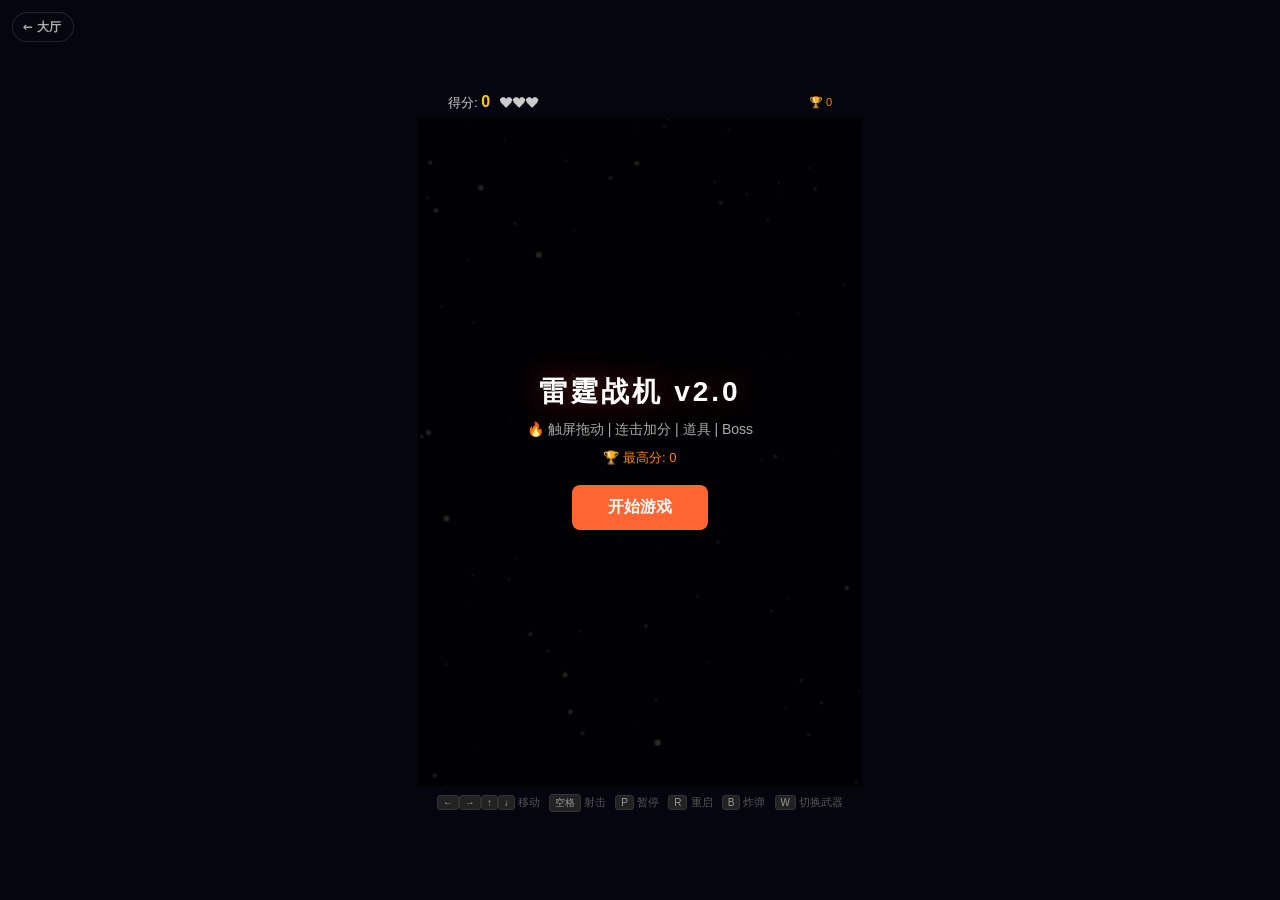
<file: games/thunder-fighter/index.html>
<!DOCTYPE html>
<html lang="zh-CN">
<head>
<meta charset="UTF-8">
<meta name="viewport" content="width=device-width, initial-scale=1.0, maximum-scale=1.0, user-scalable=no">
<title>雷霆战机 v2.0</title>
<style>
* { margin: 0; padding: 0; box-sizing: border-box; }
html, body {
  height: 100%; overflow: hidden;
  background: #050510;
  color: #fff;
  font-family: 'Segoe UI', 'PingFang SC', 'Microsoft YaHei', sans-serif;
  user-select: none;
  -webkit-user-select: none;
  -webkit-touch-callout: none;
  touch-action: none;
}
body {
  display: flex;
  flex-direction: column;
  align-items: center;
  justify-content: center;
}
canvas {
  display: block;
  border: 2px solid #1a1a3a;
  background: #050510;
}
/* ====== HUD ====== */
.hud {
  display: flex;
  justify-content: space-between;
  align-items: center;
  width: 100%;
  max-width: 400px;
  padding: 4px 8px;
  font-size: 13px;
  color: #ccc;
  flex-shrink: 0;
}
.hud-left, .hud-right {
  display: flex;
  align-items: center;
  gap: 10px;
}
.hud .score { color: #ffcc00; font-weight: 700; font-size: 16px; }
.hud .best { color: #ff8800; font-size: 11px; }
.hud .hp { display: flex; align-items: center; gap: 2px; }
.hud .hp .heart { font-size: 16px; }
#comboDisplay {
  font-size: 11px;
  color: #ffaa00;
  font-weight: 600;
  opacity: 0;
  transition: opacity 0.2s;
}
#comboDisplay.show { opacity: 1; }

/* ====== 覆盖层 ====== */
.overlay {
  position: absolute;
  top: 0; left: 0; right: 0; bottom: 0;
  background: rgba(0,0,0,0.8);
  display: none;
  flex-direction: column;
  justify-content: center;
  align-items: center;
  gap: 10px;
}
.overlay.show { display: flex; }
.overlay h1 { font-size: 28px; letter-spacing: 3px; text-shadow: 0 0 30px rgba(255,50,50,0.4); }
.overlay p { font-size: 14px; color: #aaa; }
.overlay .best-score { font-size: 13px; color: #ff8800; margin-bottom: 4px; }
.overlay .btn {
  margin-top: 4px;
  padding: 12px 36px;
  font-size: 16px;
  background: #ff6633;
  color: #fff;
  border: none;
  border-radius: 8px;
  cursor: pointer;
  font-weight: 600;
}
.overlay .btn:active { background: #cc5511; }
.game-wrap { position: relative; flex-shrink: 0; }

.keys-hint {
  display: none;
  font-size: 11px;
  color: #555;
  text-align: center;
  margin-top: 6px;
  flex-shrink: 0;
}
.keys-hint kbd {
  display: inline-block;
  padding: 1px 5px;
  background: #222;
  border: 1px solid #333;
  border-radius: 3px;
  font-family: inherit;
  font-size: 10px;
  color: #999;
}
@media (pointer: fine) { .keys-hint { display: block; } }
@media (max-height: 650px) {
  .hud { font-size: 11px; padding: 2px 6px; }
  .hud .score { font-size: 14px; }
  .hud .hp .heart { font-size: 14px; }
}
/* Boss血条 */
.boss-hp-bar {
  display: none;
  width: 100%;
  max-width: 400px;
  height: 4px;
  background: #222;
  flex-shrink: 0;
  position: relative;
}
.boss-hp-bar.show { display: block; }
.boss-hp-fill {
  height: 100%;
  width: 100%;
  background: linear-gradient(90deg, #ff2244, #ffaa00);
  transition: width 0.1s;
  border-radius: 2px;
}
.boss-hp-label {
  position: absolute;
  top: -14px;
  left: 50%;
  transform: translateX(-50%);
  font-size: 10px;
  color: #ff6644;
  font-weight: 600;
}
/* ---------- Arcade Hub: 返回大厅 ---------- */
.hub-back {
  position: fixed;
  left: 12px;
  top: 12px;
  z-index: 9999;
  display: inline-flex;
  align-items: center;
  gap: 5px;
  height: 30px;
  padding: 0 12px 0 10px;
  border-radius: 15px;
  font: 600 12px/1 system-ui, -apple-system, "Segoe UI", "Microsoft YaHei", sans-serif;
  color: rgba(255, 255, 255, 0.68);
  background: rgba(8, 8, 14, 0.58);
  border: 1px solid rgba(255, 255, 255, 0.13);
  -webkit-backdrop-filter: blur(12px);
  backdrop-filter: blur(12px);
  text-decoration: none;
  transition: background 0.2s ease, color 0.2s ease, border-color 0.2s ease, transform 0.12s ease;
}
.hub-back:hover {
  color: #fff;
  background: rgba(18, 18, 30, 0.85);
  border-color: rgba(255, 255, 255, 0.3);
}
.hub-back:active { transform: scale(0.95); }
@media (max-width: 520px) {
  .hub-back { height: 26px; padding: 0 9px 0 7px; font-size: 11px; left: 8px; top: 8px; }
}
</style>
</head>
<body>

<a class="hub-back" href="../../index.html" title="返回游戏厅">&larr; 大厅</a>

<div class="hud">
  <div class="hud-left">
    <div>得分: <span class="score" id="scoreDisplay">0</span></div>
    <div class="hp" id="hpDisplay">❤❤❤</div>
    <div id="comboDisplay">🔥 COMBO x1</div>
  </div>
  <div class="hud-right">
    <div class="best">🏆 <span id="bestDisplay">0</span></div>
  </div>
</div>

<div class="boss-hp-bar" id="bossHpBar">
  <span class="boss-hp-label">⚠️ BOSS</span>
  <div class="boss-hp-fill" id="bossHpFill"></div>
</div>

<div class="game-wrap" id="gameWrap">
  <canvas id="gameCanvas"></canvas>
  <div class="overlay" id="gameOverlay">
    <h1 id="overlayTitle">雷霆战机</h1>
    <p id="overlaySub">触屏拖动控制飞机</p>
    <div class="best-score" id="bestOverlay" style="display:none"></div>
    <button class="btn" id="actionBtn">开始游戏</button>
  </div>
</div>

<div class="keys-hint">
  <kbd>←</kbd><kbd>→</kbd><kbd>↑</kbd><kbd>↓</kbd> 移动 &nbsp; <kbd>空格</kbd> 射击 &nbsp; <kbd>P</kbd> 暂停 &nbsp; <kbd>R</kbd> 重启 &nbsp; <kbd>B</kbd> 炸弹 &nbsp; <kbd>W</kbd> 切换武器
</div>

<script>
// ==================== 配置 ====================
const W = 320;
let H = 480;

const PLAYER_W = 32;
const PLAYER_H = 36;
const BULLET_W = 4;
const BULLET_H = 12;
const ENEMY_W = 28;
const ENEMY_H = 28;
const ENEMY_BULLET_W = 3;
const ENEMY_BULLET_H = 8;

// ==================== DOM ====================
const canvas = document.getElementById('gameCanvas');
const ctx = canvas.getContext('2d');
const gameWrap = document.getElementById('gameWrap');
const scoreEl = document.getElementById('scoreDisplay');
const hpEl = document.getElementById('hpDisplay');
const bestEl = document.getElementById('bestDisplay');
const bestOverlay = document.getElementById('bestOverlay');
const comboEl = document.getElementById('comboDisplay');
const overlay = document.getElementById('gameOverlay');
const overlayTitle = document.getElementById('overlayTitle');
const overlaySub = document.getElementById('overlaySub');
const actionBtn = document.getElementById('actionBtn');
const bossHpBar = document.getElementById('bossHpBar');
const bossHpFill = document.getElementById('bossHpFill');

// ==================== 自适应 ====================
function resizeGame() {
  const isMobile = window.matchMedia('(pointer: coarse)').matches;
  let scale;
  if (isMobile) {
    const availW = window.innerWidth - 8;
    const availH = window.innerHeight - 36;
    scale = Math.min(availW / W, availH / H);
    scale = Math.max(scale, 0.5);
  } else {
    const availH = window.innerHeight - 66;
    scale = Math.min(availH / H, 1.4);
    scale = Math.max(scale, 0.8);
  }
  canvas.width = W;
  canvas.height = H;
  canvas.style.width = Math.round(W * scale) + 'px';
  canvas.style.height = Math.round(H * scale) + 'px';
  gameWrap.style.width = canvas.style.width;
  gameWrap.style.height = canvas.style.height;
}

// ==================== 最高分 ====================
function getBest() { return parseInt(localStorage.getItem('thunderBest') || '0'); }
function setBest(s) {
  const old = getBest();
  if (s > old) { localStorage.setItem('thunderBest', s); return s; }
  return old;
}
// ==================== 工具函数 ====================
function rectCollide(a, b) {
  return a.x < b.x + b.w && a.x + a.w > b.x &&
         a.y < b.y + b.h && a.y + a.h > b.y;
}

function dist(x1,y1,x2,y2) { return Math.hypot(x2-x1, y2-y1); }

function lerp(a,b,t) { return a + (b-a)*t; }

// ==================== Game 类 ====================
class Game {
  constructor() {
    this.reset();
  }

  reset() {
    this.score = 0;
    this.hp = 3;
    this.maxHp = 3;
    this.shieldHp = 0;   // 护盾血量
    this.started = false;
    this.gameOver = false;
    this.paused = false;

    // 连击
    this.combo = 0;
    this.comboTimer = 0;
    this.comboMaxDelay = 2000; // 2秒不击杀断连击
    this.comboShown = false;

    // 散弹
    this.spreadShot = false;
    this.spreadTimer = 0;
    this.spreadDuration = 8000;

    // 道具
    this.powerups = [];

    // 玩家
    this.player = {
      x: W / 2,
      y: H - 55,
      w: PLAYER_W,
      h: PLAYER_H,
      shootTimer: 0,
      shootInterval: 250,
      // 武器系统
      weaponLevel: 0,  // 0=基础, 1=双发, 2=三向, 3=穿透
      weaponTimer: 0,
      weaponDuration: 12000, // 每种武器持续12秒
    };

    this.bullets = [];
    this.enemyBullets = [];
    this.enemies = [];
    this.spawnTimer = 0;
    this.spawnInterval = 1200;
    this.totalTime = 0;

    this.explosions = [];
    this.floatingTexts = [];
    this.flashWhite = 0;
    this.damageFlash = 0;

    // Boss
    this.boss = null;
    this.bossSpawnScore = 200;
    this.bossDefeated = false;

    // 星星
    this.stars = [];
    for (let i = 0; i < 80; i++) {
      this.stars.push({
        x: Math.random() * W, y: Math.random() * H,
        speed: 0.3 + Math.random() * 2,
        size: 1 + Math.random() * 2,
        layer: Math.random() < 0.5 ? 0 : 1, // 0=远 1=近
      });
    }

    this.lastTime = 0;
    this.lastScore = 0;
  }

  start() {
    this.reset();
    this.started = true;
    this.gameOver = false;
    this.paused = false;
    overlay.classList.remove('show');
    bossHpBar.classList.remove('show');
    updateHud();
  }

  // ========== 道具 ==========
  spawnPowerup(x, y) {
    if (Math.random() > 0.3) return; // 30%掉率
    const types = ['hp', 'spread', 'shield', 'bomb', 'weapon'];
    const weights = [25, 20, 15, 15, 25];
    let total = weights.reduce((a,b)=>a+b, 0);
    let r = Math.random() * total;
    let type = types[0];
    for (let i = 0; i < weights.length; i++) {
      r -= weights[i];
      if (r <= 0) { type = types[i]; break; }
    }
    this.powerups.push({
      x, y, w: 16, h: 16, type,
      speed: 1.2,
      life: 600, // 10秒不捡消失
    });
  }

  applyPowerup(type) {
    switch (type) {
      case 'hp':
        this.hp = Math.min(this.hp + 1, this.maxHp);
        this.addFloatingText(this.player.x, this.player.y - 20, '+❤️', '#ff4444');
        break;
      case 'spread':
        this.spreadShot = true;
        this.spreadTimer = this.spreadDuration;
        this.addFloatingText(this.player.x, this.player.y - 20, '⚡散射!', '#00ffff');
        break;
      case 'shield':
        this.shieldHp = 2;
        this.addFloatingText(this.player.x, this.player.y - 20, '🛡️护盾!', '#44aaff');
        break;
      case 'bomb':
        this.addFloatingText(this.player.x, this.player.y - 20, '💥炸弹!', '#ffaa00');
        this.detonateBomb();
        break;
      case 'weapon':
        this.upgradeWeapon();
        break;
    }
    updateHud();
  }

  upgradeWeapon() {
    this.player.weaponLevel = (this.player.weaponLevel + 1) % 4;
    this.player.weaponTimer = this.player.weaponDuration;
    const names = ['🔫 基础弹', '🔫🔫 双发', '🔱 三向弹', '💎 穿透弹'];
    this.addFloatingText(this.player.x, this.player.y - 30, names[this.player.weaponLevel], '#ff44ff');
  }

  detonateBomb() {
    // 清屏炸弹
    for (const e of this.enemies) {
      this.addExplosion(e.x + e.w/2, e.y + e.h/2, 20);
      this.score += e.type === 'tank' ? 30 : 10;
    }
    this.enemies = [];
    // 清除敌人子弹
    this.enemyBullets = [];
    // 全屏闪白
    this.flashWhite = 15;
  }

  // ========== 爆炸 ==========
  addExplosion(x, y, count = 12) {
    for (let i = 0; i < count; i++) {
      const angle = Math.random() * Math.PI * 2;
      const speed = 1 + Math.random() * 3;
      this.explosions.push({
        x, y,
        vx: Math.cos(angle) * speed,
        vy: Math.sin(angle) * speed,
        life: 25 + Math.random() * 15,
        size: 2 + Math.random() * 4,
        color: ['#ff6633','#ffaa00','#ffff44','#ff4433','#ffffff'][Math.floor(Math.random()*5)],
      });
    }
    this.explosions.push({
      x, y, vx: 0, vy: 0, life: 15, size: 1,
      shockwave: true, maxSize: 30 + count * 2,
    });
  }

  // ========== 浮字 ==========
  addFloatingText(x, y, text, color) {
    this.floatingTexts.push({ x, y, text, color, life: 40, vy: -2 });
  }

  // ========== 生成敌人 ==========
  spawnEnemy() {
    const type = Math.random() < 0.25 ? 'tank' : 'normal';
    const e = {
      x: 20 + Math.random() * (W - 40),
      y: -ENEMY_H,
      w: ENEMY_W,
      h: ENEMY_H,
      type,
      hp: type === 'tank' ? 3 : 1,
      speed: type === 'tank' ? 0.8 : 1.2 + Math.random() * 0.8,
      shootTimer: 0,
      shootInterval: type === 'tank' ? 1500 : 2000 + Math.random() * 1000,
    };
    this.enemies.push(e);
  }

  // ========== update 主函数 ==========
  update(dt) {
    if (!this.started || this.gameOver || this.paused) return;

    this.totalTime += dt;

    // === 闪白 ===
    if (this.flashWhite > 0) this.flashWhite--;

    // === 星星视差 ===
    for (const s of this.stars) {
      const speedMult = s.layer === 0 ? 0.5 : 1.5;
      s.y += s.speed * speedMult * dt / 16;
      if (s.y > H) { s.y = -2; s.x = Math.random() * W; }
    }

    // === 连击计时 ===
    if (this.combo > 0) {
      this.comboTimer += dt;
      if (this.comboTimer > this.comboMaxDelay) {
        this.combo = 0;
        this.comboTimer = 0;
        comboEl.classList.remove('show');
      }
    }

    // === 散弹计时 ===
    if (this.spreadShot) {
      this.spreadTimer -= dt;
      if (this.spreadTimer <= 0) { this.spreadShot = false; this.spreadTimer = 0; }
    }

    // === 武器计时 ===
    if (this.player.weaponLevel > 0 && this.player.weaponTimer > 0) {
      this.player.weaponTimer -= dt;
      if (this.player.weaponTimer <= 0) { this.player.weaponLevel = 0; this.player.weaponTimer = 0; }
    }

    // === 玩家射击 ===
    this.player.shootTimer += dt;
    if (this.player.shootTimer >= this.player.shootInterval) {
      this.player.shootTimer = 0;
      const px = this.player.x;
      const py = this.player.y - this.player.h/2;

      if (this.spreadShot) {
        // 散射：3发（旧道具，兼容）
        for (let i = -1; i <= 1; i++) {
          this.bullets.push({
            x: px - BULLET_W/2 + i*4, y: py - BULLET_H,
            w: BULLET_W, h: BULLET_H,
            speed: 8, vx: i * 0.5, vy: -8, pierce: false, damage: 1,
          });
        }
      } else {
        // 武器系统
        switch (this.player.weaponLevel) {
          case 0: // 基础单发
            this.bullets.push({
              x: px - BULLET_W/2, y: py - BULLET_H,
              w: BULLET_W, h: BULLET_H,
              speed: 8, vx: 0, vy: -8, pierce: false, damage: 1,
            });
            break;
          case 1: // 双发
            this.bullets.push({
              x: px - BULLET_W - 2, y: py - BULLET_H,
              w: BULLET_W, h: BULLET_H,
              speed: 8, vx: -0.3, vy: -8, pierce: false, damage: 1,
            });
            this.bullets.push({
              x: px + 2, y: py - BULLET_H,
              w: BULLET_W, h: BULLET_H,
              speed: 8, vx: 0.3, vy: -8, pierce: false, damage: 1,
            });
            break;
          case 2: // 三向弹
            for (let i = -1; i <= 1; i++) {
              this.bullets.push({
                x: px - BULLET_W/2 + i*5, y: py - BULLET_H,
                w: BULLET_W, h: BULLET_H,
                speed: 7, vx: i * 1.0, vy: -7, pierce: false, damage: 1,
              });
            }
            break;
          case 3: // 穿透弹（大颗，可穿透敌人）
            this.bullets.push({
              x: px - BULLET_W, y: py - BULLET_H - 4,
              w: BULLET_W * 2, h: BULLET_H * 2,
              speed: 10, vx: 0, vy: -10, pierce: true, damage: 2,
            });
            break;
        }
      }
    }

    // === 更新子弹 ===
    for (let i = this.bullets.length - 1; i >= 0; i--) {
      const b = this.bullets[i];
      b.x += (b.vx || 0) * dt / 16;
      b.y += (b.vy || -b.speed) * dt / 16;
      if (b.y + b.h < 0 || b.x > W + 20 || b.x < -20) {
        this.bullets.splice(i, 1); continue;
      }

      let hit = false;
      for (let j = this.enemies.length - 1; j >= 0; j--) {
        const e = this.enemies[j];
        if (rectCollide(b, e)) {
          e.hp -= (b.damage || 1);
          if (e.hp <= 0) {
            const pts = e.type === 'tank' ? 30 : 10;
            this.score += pts;
            this.addExplosion(e.x + e.w/2, e.y + e.h/2, e.type === 'tank' ? 18 : 12);
            this.spawnPowerup(e.x + e.w/2, e.y + e.h/2);
            // 连击
            this.combo++;
            this.comboTimer = 0;
            this.comboShown = true;
            comboEl.classList.add('show');
            comboEl.textContent = `🔥 COMBO x${this.combo}`;
            if (this.combo >= 5) {
              this.addFloatingText(e.x, e.y - 10, `🔥x${this.combo}`, '#ffaa00');
              this.score += Math.floor(this.combo / 5) * 5;
            }
            this.enemies.splice(j, 1);
          }
          // 穿透弹不消失
          if (!b.pierce) { hit = true; break; }
          break;
        }
      }
      if (hit) { this.bullets.splice(i, 1); }
    }

    // === Boss出现判定 ===
    if (!this.boss && !this.bossDefeated && this.score >= this.bossSpawnScore) {
      this.spawnBoss();
    }

    // === 生成敌人（有Boss时少出） ===
    this.spawnTimer += dt;
    this.spawnInterval = Math.max(350, 1200 - this.totalTime * 0.03);
    if (this.spawnTimer >= this.spawnInterval) {
      this.spawnTimer = 0;
      if (!this.boss || Math.random() < 0.3) {
        this.spawnEnemy();
      }
    }

    // === 更新敌人 ===
    for (let i = this.enemies.length - 1; i >= 0; i--) {
      const e = this.enemies[i];
      e.y += e.speed * dt / 16;

      // 敌人射击
      e.shootTimer += dt;
      if (e.shootTimer >= e.shootInterval) {
        e.shootTimer = 0;
        const angle = Math.atan2(this.player.y - (e.y + e.h), this.player.x - (e.x + e.w/2));
        this.enemyBullets.push({
          x: e.x + e.w/2 - ENEMY_BULLET_W/2, y: e.y + e.h,
          w: ENEMY_BULLET_W, h: ENEMY_BULLET_H,
          speed: 3 + Math.random() * 1.5,
          vx: Math.cos(angle) * 1.5,
          vy: Math.sin(angle) * 1.5,
        });
      }

      if (e.y > H + 20) { this.enemies.splice(i, 1); continue; }

      if (rectCollide(this.player, e)) {
        this.takeDamage(1);
        this.addExplosion(e.x + e.w/2, e.y + e.h/2);
        this.enemies.splice(i, 1);
        if (this.hp <= 0) { this.endGame(); return; }
        updateHud();
      }
    }

    // === 更新Boss ===
    this.updateBoss(dt);
    if (this.boss && this.boss.entered && rectCollide(this.player, this.boss)) {
      this.takeDamage(1);
      if (this.hp <= 0) { this.endGame(); return; }
      updateHud();
    }

    // === 更新敌人子弹 ===
    for (let i = this.enemyBullets.length - 1; i >= 0; i--) {
      const b = this.enemyBullets[i];
      b.x += (b.vx || 0) * dt / 16;
      b.y += (b.vy || b.speed) * dt / 16;
      if (b.y > H + 20 || b.x > W + 20 || b.x < -20) {
        this.enemyBullets.splice(i, 1); continue;
      }

      if (rectCollide(this.player, b)) {
        this.enemyBullets.splice(i, 1);
        this.takeDamage(1);
        if (this.hp <= 0) { this.endGame(); return; }
        updateHud();
      }
    }

    // === 更新道具 ===
    for (let i = this.powerups.length - 1; i >= 0; i--) {
      const p = this.powerups[i];
      p.y += p.speed * dt / 16;
      p.life--;
      if (p.y > H + 20 || p.life <= 0) { this.powerups.splice(i, 1); continue; }

      if (rectCollide(this.player, p)) {
        this.applyPowerup(p.type);
        this.powerups.splice(i, 1);
      }
    }

    // === 更新特效 ===
    for (let i = this.explosions.length - 1; i >= 0; i--) {
      const ex = this.explosions[i];
      if (ex.shockwave) {
        ex.size += 2.5 * dt / 16;
        if (ex.size > ex.maxSize) { this.explosions.splice(i, 1); }
      } else {
        ex.x += ex.vx * dt / 16;
        ex.y += ex.vy * dt / 16;
        ex.life--;
        if (ex.life <= 0) { this.explosions.splice(i, 1); }
      }
    }

    // === 浮字 ===
    for (let i = this.floatingTexts.length - 1; i >= 0; i--) {
      const f = this.floatingTexts[i];
      f.y += f.vy * dt / 16;
      f.life--;
      if (f.life <= 0) { this.floatingTexts.splice(i, 1); }
    }

    updateHud();
  }

  takeDamage(amount) {
    if (this.shieldHp > 0) {
      this.shieldHp--;
      this.addFloatingText(this.player.x, this.player.y - 30, '🛡️', '#44aaff');
      return;
    }
    this.hp -= amount;
    // 受伤闪红
    this.damageFlash = 10;
  }

  endGame() {
    this.gameOver = true;
    const best = setBest(this.score);
    overlay.classList.add('show');
    overlayTitle.textContent = '游戏结束';
    overlaySub.textContent = `最终得分: ${this.score}`;
    bestOverlay.style.display = 'block';
    bestOverlay.textContent = `🏆 最高分: ${best}`;
    actionBtn.textContent = '再来一局';
    bossHpBar.classList.remove('show');
  }

  // ========== Boss相关 ==========
  spawnBoss() {
    const bossHp = 20 + Math.floor(this.score / 100) * 5;
    this.boss = {
      x: W / 2, y: -40,
      w: 48, h: 40,
      hp: bossHp, maxHp: bossHp,
      speed: 0.5, dir: 1,
      shootTimer: 0, shootInterval: 800,
      phase: 0, pattern: 0,
      patternTimer: 0, entered: false,
    };
    bossHpBar.classList.add('show');
    this.addFloatingText(W/2, 60, '⚠️ BOSS 来袭! ⚠️', '#ff4444');
  }

  updateBoss(dt) {
    if (!this.boss) return;
    const b = this.boss;
    if (!b.entered) {
      b.y += 1.5 * dt / 16;
      if (b.y >= 40) b.entered = true;
      return;
    }
    b.x += b.speed * b.dir * dt / 16;
    if (b.x > W - b.w/2 - 10) b.dir = -1;
    if (b.x < b.w/2 + 10) b.dir = 1;
    b.patternTimer += dt;
    if (b.patternTimer > 3000) { b.patternTimer = 0; b.pattern = (b.pattern + 1) % 3; }
    b.shootTimer += dt;
    if (b.shootTimer >= b.shootInterval) {
      b.shootTimer = 0;
      const cx = b.x, cy = b.y + b.h/2;
      if (b.pattern === 0) {
        const angle = Math.atan2(this.player.y - cy, this.player.x - cx);
        this.enemyBullets.push({ x: cx - ENEMY_BULLET_W/2, y: cy, w: 5, h: 10, speed: 3.5, vx: Math.cos(angle)*2, vy: Math.sin(angle)*2 });
      } else if (b.pattern === 1) {
        for (let i = -1; i <= 1; i++) {
          const angle = Math.PI/2 + i * 0.3;
          this.enemyBullets.push({ x: cx - 2, y: cy, w: 3, h: 8, speed: 3, vx: Math.cos(angle)*2.5, vy: Math.sin(angle)*2.5 });
        }
      } else {
        for (let i = 0; i < 6; i++) {
          const angle = Math.PI/2 + (i/6)*Math.PI*2 + (b.patternTimer/500);
          this.enemyBullets.push({ x: cx - 1.5, y: cy, w: 3, h: 5, speed: 2.5, vx: Math.cos(angle)*2, vy: Math.sin(angle)*2 });
        }
      }
    }
    bossHpFill.style.width = (b.hp / b.maxHp * 100) + '%';
  }

  movePlayer(dx, dy = 0) {
    if (!this.started || this.gameOver || this.paused) return;
    this.player.x += dx;
    this.player.y += dy;
    this.player.x = Math.max(this.player.w/2, Math.min(W - this.player.w/2, this.player.x));
    this.player.y = Math.max(this.player.h/2 + 10, Math.min(H - this.player.h/2 - 10, this.player.y));
  }

  togglePause() {
    if (!this.started || this.gameOver) return;
    this.paused = !this.paused;
    if (this.paused) {
      overlay.classList.add('show');
      overlayTitle.textContent = '已暂停';
      overlaySub.textContent = '点击继续';
      actionBtn.textContent = '继续';
      bestOverlay.style.display = 'none';
    } else {
      overlay.classList.remove('show');
    }
  }
}

// ==================== 生成敌人 ====================
function spawnEnemy(game) {
  const type = Math.random() < 0.25 ? 'tank' : 'normal';
  const e = {
    x: 20 + Math.random() * (W - 40),
    y: -ENEMY_H,
    w: ENEMY_W,
    h: ENEMY_H,
    type,
    hp: type === 'tank' ? 3 : 1,
    speed: type === 'tank' ? 0.8 : 1.2 + Math.random() * 0.8,
    shootTimer: 0,
    shootInterval: type === 'tank' ? 1500 : 2000 + Math.random() * 1000,
  };
  game.enemies.push(e);
}

// ==================== 渲染 ====================
function draw(game) {
  // 背景
  ctx.fillStyle = '#050510';
  ctx.fillRect(0, 0, W, H);

  // 星星（视差）
  for (const s of game.stars) {
    const alpha = 0.2 + (s.size / 3) * 0.6;
    const layerBright = s.layer === 0 ? 0.5 : 1;
    ctx.globalAlpha = alpha * layerBright;
    ctx.fillStyle = '#fff';
    ctx.beginPath();
    ctx.arc(s.x, s.y, s.size * 0.4 * (s.layer + 1), 0, Math.PI * 2);
    ctx.fill();
  }
  ctx.globalAlpha = 1;

  // 玩家
  if (game.started && !game.gameOver) {
    const p = game.player;
    const flash = game.damageFlash > 0 && game.damageFlash % 4 < 2;
    if (!flash) drawPlayer(p.x, p.y, p.w, p.h, game);
  }

  // 子弹
  for (const b of game.bullets) {
    let color = '#00ffff';
    let trail = 'rgba(0,255,255,0.3)';
    if (b.pierce) { color = '#ffdd00'; trail = 'rgba(255,221,0,0.3)'; }
    else if (b.vx !== undefined && Math.abs(b.vx) > 0.8) { color = '#ff44ff'; trail = 'rgba(255,68,255,0.3)'; }
    else if (b.vx !== undefined && Math.abs(b.vx) > 0.2) { color = '#44ffaa'; trail = 'rgba(68,255,170,0.3)'; }
    ctx.fillStyle = color;
    ctx.shadowColor = color;
    ctx.shadowBlur = 10;
    ctx.fillRect(b.x, b.y, b.w, b.h);
    // 尾迹
    ctx.fillStyle = trail;
    ctx.fillRect(b.x, b.y + b.h, b.w, 5);
    ctx.shadowBlur = 0;
  }

  // 敌人子弹
  for (const b of game.enemyBullets) {
    const isBig = b.w > ENEMY_BULLET_W + 1;
    ctx.fillStyle = isBig ? '#ff44ff' : '#ff4444';
    ctx.shadowColor = isBig ? '#ff00ff' : '#ff0000';
    ctx.shadowBlur = isBig ? 12 : 6;
    ctx.fillRect(b.x, b.y, b.w, b.h);
    if (b.trail) {
      ctx.fillStyle = 'rgba(255,68,255,0.2)';
      ctx.fillRect(b.x - b.vx, b.y - b.vy, b.w, b.h);
    }
    ctx.shadowBlur = 0;
  }

  // 敌人
  for (const e of game.enemies) {
    drawEnemy(e);
  }

  // Boss
  if (game.boss) drawBoss(game.boss);

  // 道具
  for (const p of game.powerups) {
    drawPowerup(p);
  }

  // 特效（爆炸粒子 + 冲击波）
  for (const ex of game.explosions) {
    if (ex.shockwave) {
      ctx.strokeStyle = 'rgba(255,200,100,' + (ex.life / 15) * 0.6 + ')';
      ctx.lineWidth = 2;
      ctx.beginPath();
      ctx.arc(ex.x, ex.y, ex.size, 0, Math.PI * 2);
      ctx.stroke();
    } else {
      ctx.fillStyle = ex.color;
      ctx.globalAlpha = ex.life / 30;
      ctx.beginPath();
      ctx.arc(ex.x, ex.y, ex.size * 0.5, 0, Math.PI * 2);
      ctx.fill();
    }
  }
  ctx.globalAlpha = 1;

  // 浮字
  for (const f of game.floatingTexts) {
    ctx.fillStyle = f.color;
    ctx.globalAlpha = f.life / 40;
    ctx.font = 'bold 14px sans-serif';
    ctx.textAlign = 'center';
    ctx.fillText(f.text, f.x, f.y);
  }
  ctx.globalAlpha = 1;

  // Boss血条（Canvas上画剩余HP指示）
  if (game.boss && game.boss.entered) {
    const b = game.boss;
    ctx.fillStyle = '#222';
    ctx.fillRect(b.x - b.w/2, b.y - b.h/2 - 10, b.w, 4);
    ctx.fillStyle = '#ff3344';
    ctx.fillRect(b.x - b.w/2, b.y - b.h/2 - 10, b.w * (b.hp / b.maxHp), 4);
  }

  // 闪白
  if (game.flashWhite > 0) {
    ctx.fillStyle = 'rgba(255,255,255,' + (game.flashWhite / 15) * 0.5 + ')';
    ctx.fillRect(0, 0, W, H);
  }
}

function drawPlayer(x, y, w, h, game) {
  const cx = x, cy = y;

  // 护盾光环
  if (game.shieldHp > 0) {
    ctx.strokeStyle = 'rgba(68,170,255,' + (0.3 + Math.sin(Date.now()/200)*0.2) + ')';
    ctx.lineWidth = 2;
    ctx.beginPath();
    ctx.arc(cx, cy, 22, 0, Math.PI * 2);
    ctx.stroke();
  }

  // 引擎火焰（动态）
  const flameLen = 8 + Math.random() * 8;
  ctx.fillStyle = 'rgba(0,150,255,0.4)';
  ctx.beginPath();
  ctx.moveTo(cx - 8, cy + h/2);
  ctx.lineTo(cx, cy + h/2 + flameLen);
  ctx.lineTo(cx + 8, cy + h/2);
  ctx.fill();
  // 内焰
  ctx.fillStyle = 'rgba(100,200,255,0.6)';
  ctx.beginPath();
  ctx.moveTo(cx - 4, cy + h/2);
  ctx.lineTo(cx, cy + h/2 + flameLen * 0.6);
  ctx.lineTo(cx + 4, cy + h/2);
  ctx.fill();

  // 机身
  ctx.fillStyle = game.spreadShot ? '#44ddff' : '#4488ff';
  ctx.beginPath();
  ctx.moveTo(cx, cy - h/2);
  ctx.lineTo(cx - w/2, cy + h/3);
  ctx.lineTo(cx - w/3, cy + h/2);
  ctx.lineTo(cx, cy + h/3);
  ctx.lineTo(cx + w/3, cy + h/2);
  ctx.lineTo(cx + w/2, cy + h/3);
  ctx.closePath();
  ctx.fill();

  // 机翼
  ctx.fillStyle = game.spreadShot ? '#22bbdd' : '#3377dd';
  ctx.beginPath();
  ctx.moveTo(cx - w/2 + 2, cy + h/5);
  ctx.lineTo(cx - w/2 - 6, cy + h/2 + 2);
  ctx.lineTo(cx - w/3, cy + h/2);
  ctx.closePath();
  ctx.fill();
  ctx.beginPath();
  ctx.moveTo(cx + w/2 - 2, cy + h/5);
  ctx.lineTo(cx + w/2 + 6, cy + h/2 + 2);
  ctx.lineTo(cx + w/3, cy + h/2);
  ctx.closePath();
  ctx.fill();

  // 驾驶舱
  ctx.fillStyle = '#aaddff';
  ctx.beginPath();
  ctx.arc(cx, cy - h/6, 4, 0, Math.PI, false);
  ctx.fill();

  // 散射状态指示
  if (game.spreadShot) {
    ctx.strokeStyle = 'rgba(68,255,170,0.5)';
    ctx.lineWidth = 1;
    ctx.beginPath();
    ctx.moveTo(cx - 5, cy - h/2);
    ctx.lineTo(cx - 14, cy - h/2 - 8);
    ctx.moveTo(cx, cy - h/2);
    ctx.lineTo(cx, cy - h/2 - 10);
    ctx.moveTo(cx + 5, cy - h/2);
    ctx.lineTo(cx + 14, cy - h/2 - 8);
    ctx.stroke();
  }
}

function drawEnemy(e) {
  const cx = e.x + e.w/2;
  const cy = e.y + e.h/2;

  if (e.type === 'tank') {
    // 重型敌机 - 六边形
    ctx.fillStyle = '#cc4444';
    ctx.beginPath();
    for (let i = 0; i < 6; i++) {
      const angle = (i / 6) * Math.PI * 2 - Math.PI/2;
      const px = cx + Math.cos(angle) * e.w/2;
      const py = cy + Math.sin(angle) * e.h/2;
      i === 0 ? ctx.moveTo(px, py) : ctx.lineTo(px, py);
    }
    ctx.closePath();
    ctx.fill();

    // 内核
    ctx.fillStyle = '#ff6644';
    ctx.beginPath();
    ctx.arc(cx, cy, 6, 0, Math.PI * 2);
    ctx.fill();

    // HP指示
    ctx.fillStyle = '#ff0000';
    ctx.fillRect(e.x, e.y - 4, e.w * (e.hp / 3), 3);
  } else {
    // 普通敌机 - 倒三角
    ctx.fillStyle = '#ff6644';
    ctx.beginPath();
    ctx.moveTo(cx, cy + e.h/2);
    ctx.lineTo(cx - e.w/2, cy - e.h/4);
    ctx.lineTo(cx - e.w/4, cy - e.h/2);
    ctx.lineTo(cx + e.w/4, cy - e.h/2);
    ctx.lineTo(cx + e.w/2, cy - e.h/4);
    ctx.closePath();
    ctx.fill();

    ctx.fillStyle = '#ffaa66';
    ctx.beginPath();
    ctx.arc(cx, cy - 2, 3, 0, Math.PI * 2);
    ctx.fill();
  }
}

function drawBoss(b) {
  const cx = b.x, cy = b.y;

  // 机身
  ctx.fillStyle = '#882244';
  ctx.beginPath();
  ctx.moveTo(cx, cy - b.h/2);
  ctx.lineTo(cx - b.w/2, cy);
  ctx.lineTo(cx - b.w/3, cy + b.h/2);
  ctx.lineTo(cx + b.w/3, cy + b.h/2);
  ctx.lineTo(cx + b.w/2, cy);
  ctx.closePath();
  ctx.fill();

  // 装饰
  ctx.fillStyle = '#cc3366';
  ctx.beginPath();
  ctx.arc(cx, cy, 8, 0, Math.PI * 2);
  ctx.fill();

  // 引擎
  ctx.fillStyle = 'rgba(255,50,50,' + (0.5 + Math.sin(Date.now()/150)*0.3) + ')';
  ctx.beginPath();
  ctx.arc(cx - 12, cy + b.h/2, 4, 0, Math.PI * 2);
  ctx.arc(cx + 12, cy + b.h/2, 4, 0, Math.PI * 2);
  ctx.fill();
}

function drawPowerup(p) {
  const cx = p.x + p.w/2;
  const cy = p.y + p.h/2;
  const pulse = 1 + Math.sin(Date.now() / 200) * 0.1;

  // 光晕
  ctx.fillStyle = 'rgba(255,255,255,0.15)';
  ctx.beginPath();
  ctx.arc(cx, cy, 12 * pulse, 0, Math.PI * 2);
  ctx.fill();

  // 图标
  const colors = { hp: '#ff4444', spread: '#00ffff', shield: '#44aaff', bomb: '#ffaa00' };
  ctx.fillStyle = colors[p.type] || '#ffaa00';
  ctx.beginPath();
  ctx.arc(cx, cy, 8 * pulse, 0, Math.PI * 2);
  ctx.fill();

  // 文字
  ctx.fillStyle = '#fff';
  ctx.font = 'bold 10px sans-serif';
  ctx.textAlign = 'center';
  ctx.textBaseline = 'middle';
  const labels = { hp: '❤', spread: '⚡', shield: '🛡', bomb: '💥' };
  ctx.fillText(labels[p.type] || '?', cx, cy + 1);
}

function updateHud() {
  scoreEl.textContent = game.score;
  let hpStr = '';
  for (let i = 0; i < game.hp; i++) hpStr += '❤';
  for (let i = 0; i < game.shieldHp; i++) hpStr += '💠';
  for (let i = game.hp + game.shieldHp; i < game.maxHp; i++) hpStr += '🖤';
  hpEl.textContent = hpStr || '💀';
  bestEl.textContent = getBest();

  // 武器指示
  const weaponIcons = ['🔫', '🔫🔫', '🔱', '💎'];
  const weaponColors = ['#00ffff', '#44ffaa', '#ff44ff', '#ffdd00'];
  const wl = game.player.weaponLevel;
  comboEl.textContent = weaponIcons[wl] || '🔫';
  comboEl.style.color = weaponColors[wl] || '#ffaa00';
  comboEl.classList.add('show');
}

// ==================== 触摸控制 ====================
let touchId = null;
let lastTouchX = null;
let lastTouchY = null;
let touchStartX = null;

canvas.addEventListener('touchstart', e => {
  e.preventDefault();
  if (!game.started || game.gameOver) return;
  if (game.paused) { game.togglePause(); return; }

  const t = e.changedTouches[0];
  touchId = t.identifier;
  lastTouchX = t.clientX;
  lastTouchY = t.clientY;
  touchStartX = t.clientX;
});

canvas.addEventListener('touchmove', e => {
  e.preventDefault();
  if (!game.started || game.gameOver || game.paused) return;
  if (touchId === null) return;

  const t = Array.from(e.changedTouches).find(tc => tc.identifier === touchId);
  if (!t) return;

  const rect = canvas.getBoundingClientRect();
  const scale = rect.width / W;
  const dx = (t.clientX - lastTouchX) / scale;
  const dy = (t.clientY - lastTouchY) / scale;
  game.movePlayer(dx, dy);
  lastTouchX = t.clientX;
  lastTouchY = t.clientY;
});

canvas.addEventListener('touchend', e => {
  e.preventDefault();
  touchId = null;
});

canvas.addEventListener('touchcancel', () => {
  touchId = null;
});

// 桌面鼠标拖拽
let mouseDown = false;
canvas.addEventListener('mousedown', e => {
  if (!game.started || game.gameOver) return;
  if (game.paused) { game.togglePause(); return; }
  mouseDown = true;
  const rect = canvas.getBoundingClientRect();
  const scale = rect.width / W;
  mouseLastX = (e.clientX - rect.left) / scale;
  mouseLastY = (e.clientY - rect.top) / scale;
});

let mouseLastX = 0;
let mouseLastY = 0;
canvas.addEventListener('mousemove', e => {
  if (!mouseDown || !game.started || game.gameOver || game.paused) return;
  const rect = canvas.getBoundingClientRect();
  const scale = rect.width / W;
  const gameX = (e.clientX - rect.left) / scale;
  const gameY = (e.clientY - rect.top) / scale;
  const dx = gameX - mouseLastX;
  const dy = gameY - mouseLastY;
  game.movePlayer(dx, dy);
  mouseLastX = gameX;
  mouseLastY = gameY;
});

canvas.addEventListener('mouseup', () => { mouseDown = false; });
canvas.addEventListener('mouseleave', () => { mouseDown = false; });

// ==================== 键盘 ====================
const keys = {};
document.addEventListener('keydown', e => {
  keys[e.key] = true;
  switch (e.key) {
    case 'ArrowLeft': case 'ArrowRight': e.preventDefault(); break;
    case ' ': e.preventDefault(); break;
    case 'p': case 'P': game.togglePause(); break;
    case 'r': case 'R': game.start(); break;
    case 'Escape': game.togglePause(); break;
    case 'b': case 'B':
      game.detonateBomb();
      break;
    case 'w': case 'W':
      game.upgradeWeapon();
      break;
  }
});
document.addEventListener('keyup', e => { keys[e.key] = false; });

function updateKeyboard(dt) {
  if (!game.started || game.gameOver || game.paused) return;
  const speed = 0.3;
  if (keys['ArrowLeft']) game.movePlayer(-speed * dt, 0);
  if (keys['ArrowRight']) game.movePlayer(speed * dt, 0);
  if (keys['ArrowUp']) game.movePlayer(0, -speed * dt);
  if (keys['ArrowDown']) game.movePlayer(0, speed * dt);
}

// ==================== 手机振动检测 ====================
function vibrate(ms) {
  if (navigator.vibrate) navigator.vibrate(ms);
}

// ==================== 主循环 ====================
resizeGame();
window.addEventListener('resize', resizeGame);

const game = new Game();

// 开始界面
overlay.classList.add('show');
overlayTitle.textContent = '雷霆战机 v2.0';
overlaySub.textContent = '🔥 触屏拖动 | 连击加分 | 道具 | Boss';
actionBtn.textContent = '开始游戏';
bestOverlay.style.display = 'block';
bestOverlay.textContent = `🏆 最高分: ${getBest()}`;

actionBtn.addEventListener('click', () => {
  game.start();
  actionBtn.textContent = '继续';
});

let lastTime = performance.now();

function loop(time) {
  const dt = Math.min(time - lastTime, 50);
  lastTime = time;

  updateKeyboard(dt);
  game.update(dt);
  draw(game);

  requestAnimationFrame(loop);
}

requestAnimationFrame(loop);
</script>
</body>
</html>
</file>
<file: assets/hub.css>
/* ============================================================
   Arcade Hub — 统一样式
   ============================================================ */

*,
*::before,
*::after { margin: 0; padding: 0; box-sizing: border-box; }

:root {
  --bg: #07070d;
  --surface: #0e0e17;
  --line: rgba(255, 255, 255, 0.07);
  --line-strong: rgba(255, 255, 255, 0.14);
  --text: #f4f4f9;
  --muted: #a3a3b8;
  --muted-dim: #71718a;

  --thunder: #38bdf8;
  --tetris: #a78bfa;
  --pygame: #34d399;
}

html { -webkit-text-size-adjust: 100%; }

body {
  min-height: 100vh;
  min-height: 100dvh;
  background: var(--bg);
  color: var(--text);
  font-family: "Inter", "SF Pro Text", system-ui, -apple-system, "Segoe UI",
    "PingFang SC", "Microsoft YaHei", sans-serif;
  font-size: 15px;
  line-height: 1.55;
  -webkit-font-smoothing: antialiased;
  overflow-x: hidden;
  position: relative;
}

/* ---------- 背景装饰 ---------- */

.glow {
  position: fixed;
  border-radius: 50%;
  filter: blur(90px);
  pointer-events: none;
  z-index: 0;
  opacity: 0.5;
}

.glow-a {
  width: 620px; height: 620px;
  top: -260px; left: -180px;
  background: radial-gradient(circle, rgba(56, 189, 248, 0.28), transparent 68%);
}

.glow-b {
  width: 680px; height: 680px;
  bottom: -320px; right: -220px;
  background: radial-gradient(circle, rgba(167, 139, 250, 0.24), transparent 68%);
}

.grid-lines {
  position: fixed;
  inset: 0;
  pointer-events: none;
  z-index: 0;
  background-image:
    linear-gradient(rgba(255, 255, 255, 0.022) 1px, transparent 1px),
    linear-gradient(90deg, rgba(255, 255, 255, 0.022) 1px, transparent 1px);
  background-size: 56px 56px;
  mask-image: radial-gradient(ellipse 90% 70% at 50% 20%, #000 20%, transparent 78%);
  -webkit-mask-image: radial-gradient(ellipse 90% 70% at 50% 20%, #000 20%, transparent 78%);
}

/* ---------- 布局 ---------- */

.shell {
  position: relative;
  z-index: 1;
  max-width: 1120px;
  min-height: 100vh;
  min-height: 100dvh;
  margin: 0 auto;
  padding: 72px 28px 40px;
  display: flex;
  flex-direction: column;
}

/* ---------- 头部 ---------- */

.masthead {
  margin-bottom: 46px;
  animation: rise 0.7s cubic-bezier(0.16, 1, 0.3, 1) both;
}

.eyebrow {
  display: inline-flex;
  align-items: center;
  gap: 9px;
  font-size: 11px;
  font-weight: 600;
  letter-spacing: 0.18em;
  color: var(--muted);
  text-transform: uppercase;
  margin-bottom: 18px;
}

.eyebrow .dot {
  width: 6px;
  height: 6px;
  border-radius: 50%;
  background: var(--pygame);
  box-shadow: 0 0 0 3px rgba(52, 211, 153, 0.16);
  animation: pulse 2.4s ease-in-out infinite;
}

.masthead h1 {
  font-size: clamp(40px, 6vw, 64px);
  font-weight: 700;
  letter-spacing: -0.035em;
  line-height: 1.02;
  margin-bottom: 16px;
}

.masthead h1 .accent {
  background: linear-gradient(115deg, var(--thunder), var(--tetris) 62%, #f472b6);
  -webkit-background-clip: text;
  background-clip: text;
  -webkit-text-fill-color: transparent;
}

.tagline {
  color: var(--muted);
  font-size: 15px;
  max-width: 46ch;
}

/* ---------- 卡片网格 ---------- */

.cards {
  display: grid;
  grid-template-columns: repeat(3, 1fr);
  gap: 20px;
  margin-bottom: 42px;
  min-width: 0;
}

.card {
  position: relative;
  display: flex;
  flex-direction: column;
  background: linear-gradient(180deg, rgba(255, 255, 255, 0.085), rgba(255, 255, 255, 0.028));
  border: 1px solid rgba(255, 255, 255, 0.115);
  border-radius: 16px;
  overflow: hidden;
  text-decoration: none;
  color: inherit;
  min-width: 0;
  transition: transform 0.32s cubic-bezier(0.16, 1, 0.3, 1),
    border-color 0.32s ease,
    box-shadow 0.32s ease;
  animation: rise 0.7s cubic-bezier(0.16, 1, 0.3, 1) both;
}

.card:nth-child(1) { animation-delay: 0.06s; }
.card:nth-child(2) { animation-delay: 0.14s; }
.card:nth-child(3) { animation-delay: 0.22s; }

.card:hover {
  transform: translateY(-5px);
  border-color: var(--line-strong);
}

.card:focus-visible {
  outline: 2px solid var(--thunder);
  outline-offset: 3px;
}

.card-thunder:hover { box-shadow: 0 18px 48px -18px rgba(56, 189, 248, 0.55); }
.card-tetris:hover  { box-shadow: 0 18px 48px -18px rgba(167, 139, 250, 0.55); }
.card-pygame:hover  { box-shadow: 0 18px 48px -18px rgba(52, 211, 153, 0.45); }

/* 封面 */

.cover {
  position: relative;
  aspect-ratio: 400 / 170;
  overflow: hidden;
  border-bottom: 1px solid var(--line);
}

.cover svg {
  display: block;
  width: 100%;
  height: 100%;
  transition: transform 0.6s cubic-bezier(0.16, 1, 0.3, 1);
}

.card:hover .cover svg { transform: scale(1.045); }

.badge {
  position: absolute;
  top: 12px;
  right: 12px;
  font-size: 10px;
  font-weight: 700;
  letter-spacing: 0.1em;
  padding: 4px 8px;
  border-radius: 5px;
  backdrop-filter: blur(8px);
  -webkit-backdrop-filter: blur(8px);
}

.badge-web {
  color: #bae6fd;
  background: rgba(14, 165, 233, 0.22);
  border: 1px solid rgba(56, 189, 248, 0.32);
}

.badge-desktop {
  color: #bbf7d0;
  background: rgba(16, 185, 129, 0.2);
  border: 1px solid rgba(52, 211, 153, 0.3);
}

/* 卡片正文 */

.card-body {
  padding: 18px 18px 16px;
  display: flex;
  flex-direction: column;
  gap: 8px;
  flex: 1;
  min-width: 0;
}

.card-top {
  display: flex;
  align-items: baseline;
  justify-content: space-between;
  gap: 10px;
}

.card-top h2 {
  font-size: 17px;
  font-weight: 650;
  letter-spacing: -0.015em;
}

.card-top .sup {
  font-size: 11px;
  font-weight: 500;
  color: var(--muted);
  margin-left: 2px;
}

.arrow {
  color: var(--muted-dim);
  font-size: 15px;
  transition: transform 0.3s cubic-bezier(0.16, 1, 0.3, 1), color 0.3s ease;
  flex-shrink: 0;
}

.card:hover .arrow {
  transform: translateX(3px);
  color: var(--text);
}

.desc {
  font-size: 13px;
  color: var(--muted);
  line-height: 1.6;
  flex: 1;
}

.card-foot {
  display: flex;
  align-items: center;
  gap: 6px;
  flex-wrap: wrap;
  margin-top: 6px;
}

.chip {
  font-size: 10.5px;
  color: var(--muted-dim);
  padding: 3px 7px;
  border-radius: 4px;
  background: rgba(255, 255, 255, 0.04);
  border: 1px solid rgba(255, 255, 255, 0.05);
  white-space: nowrap;
}

.best {
  margin-left: auto;
  font-family: ui-monospace, "SF Mono", Consolas, monospace;
  font-size: 10.5px;
  color: var(--pygame);
  letter-spacing: 0.02em;
  white-space: nowrap;
}

.best.muted { color: var(--muted-dim); }

/* ---------- 页脚 ---------- */

.foot {
  display: flex;
  align-items: center;
  flex-wrap: wrap;
  gap: 8px;
  margin-top: auto;
  padding-top: 22px;
  border-top: 1px solid var(--line);
  font-size: 12px;
  color: var(--muted-dim);
  animation: rise 0.7s 0.3s cubic-bezier(0.16, 1, 0.3, 1) both;
}

.foot .sep { opacity: 0.4; }

.foot kbd {
  font-family: ui-monospace, Consolas, monospace;
  font-size: 10px;
  padding: 2px 5px;
  border-radius: 3px;
  background: rgba(255, 255, 255, 0.06);
  border: 1px solid rgba(255, 255, 255, 0.08);
  color: var(--muted);
}

/* ---------- 动画 ---------- */

@keyframes rise {
  from { opacity: 0; transform: translateY(14px); }
  to   { opacity: 1; transform: translateY(0); }
}

@keyframes pulse {
  0%, 100% { opacity: 1; }
  50%      { opacity: 0.45; }
}

/* ---------- 响应式 ---------- */

@media (max-width: 900px) {
  .cards { grid-template-columns: repeat(2, 1fr); }
  .card:nth-child(3) { grid-column: span 2; }
  .card:nth-child(3) .cover { aspect-ratio: 400 / 110; }
}

@media (max-width: 620px) {
  .shell { padding: 44px 18px 32px; }
  .cards { grid-template-columns: 1fr; gap: 16px; }
  .card:nth-child(3) { grid-column: span 1; }
  .card:nth-child(3) .cover { aspect-ratio: 400 / 170; }
  .masthead { margin-bottom: 32px; }
  .foot { font-size: 11px; }
}

@media (prefers-reduced-motion: reduce) {
  *, *::before, *::after {
    animation-duration: 0.01ms !important;
    animation-iteration-count: 1 !important;
    transition-duration: 0.01ms !important;
  }
}
</file>
